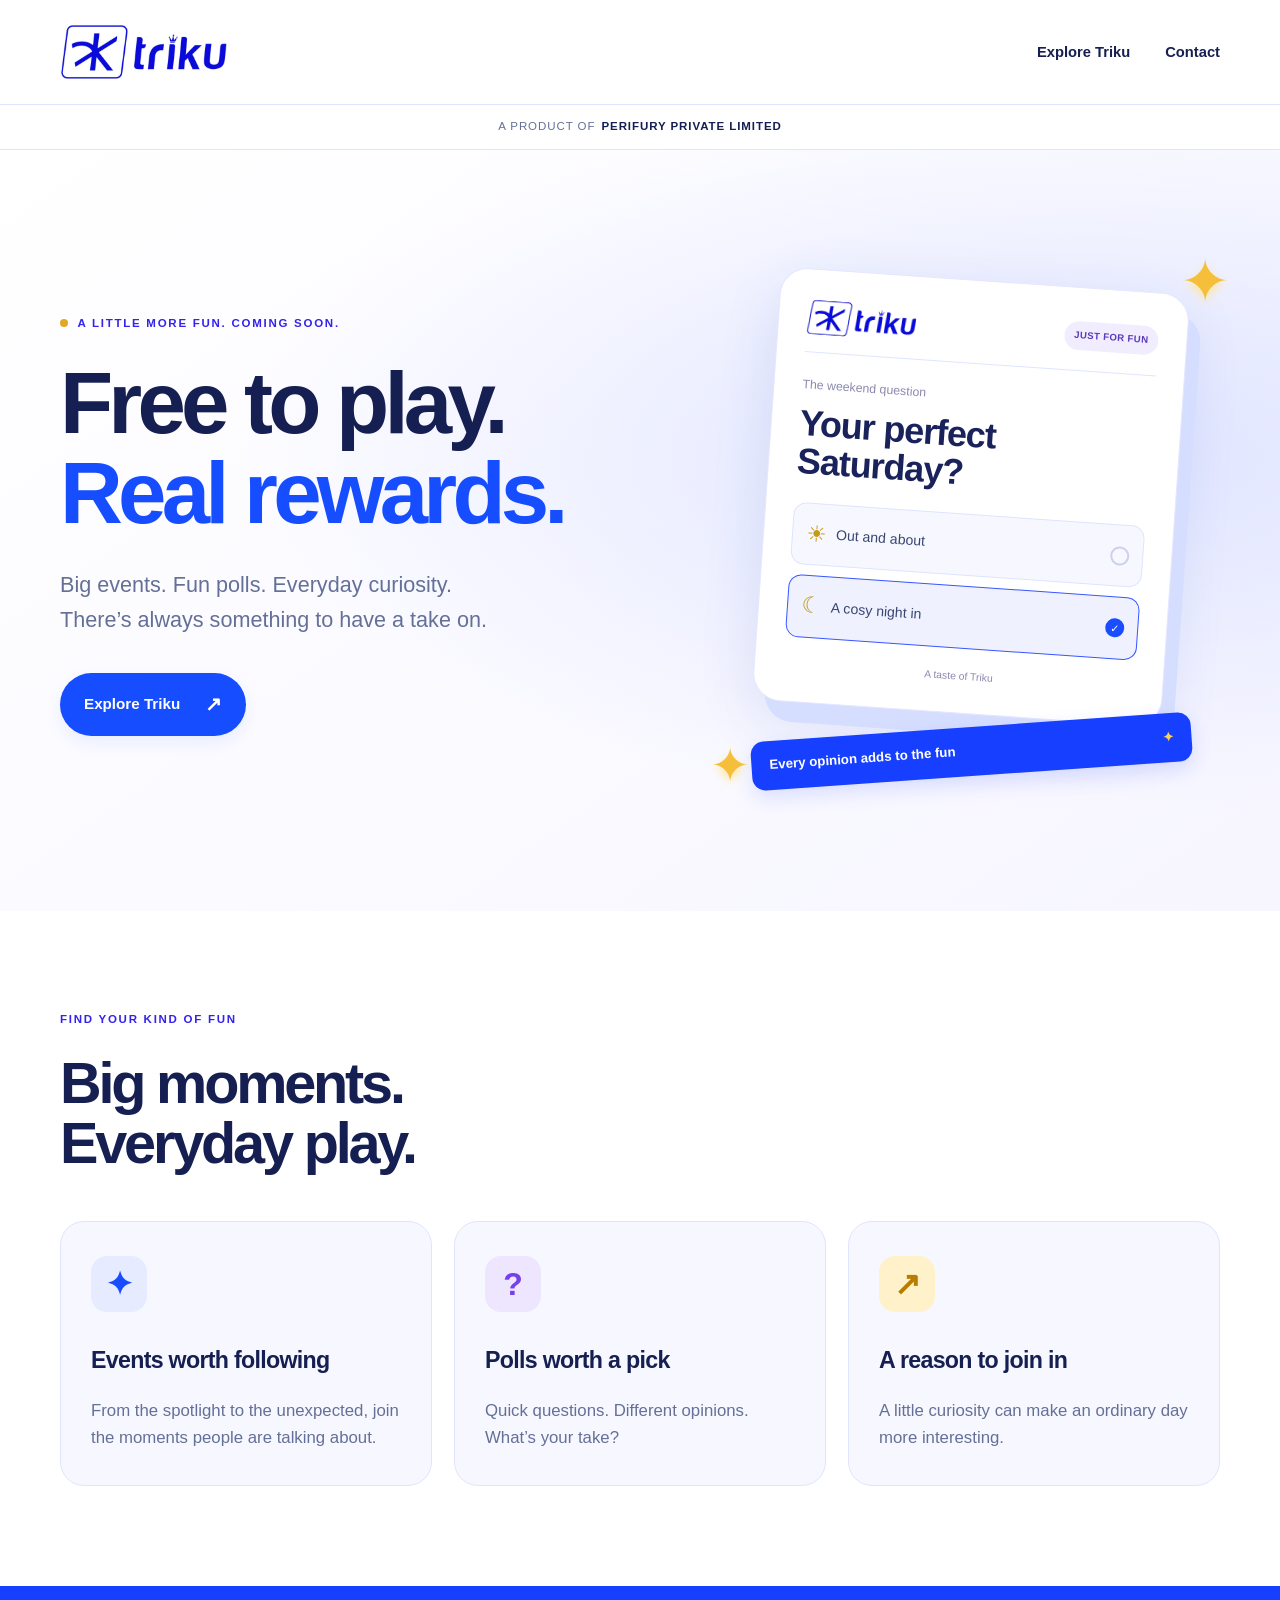
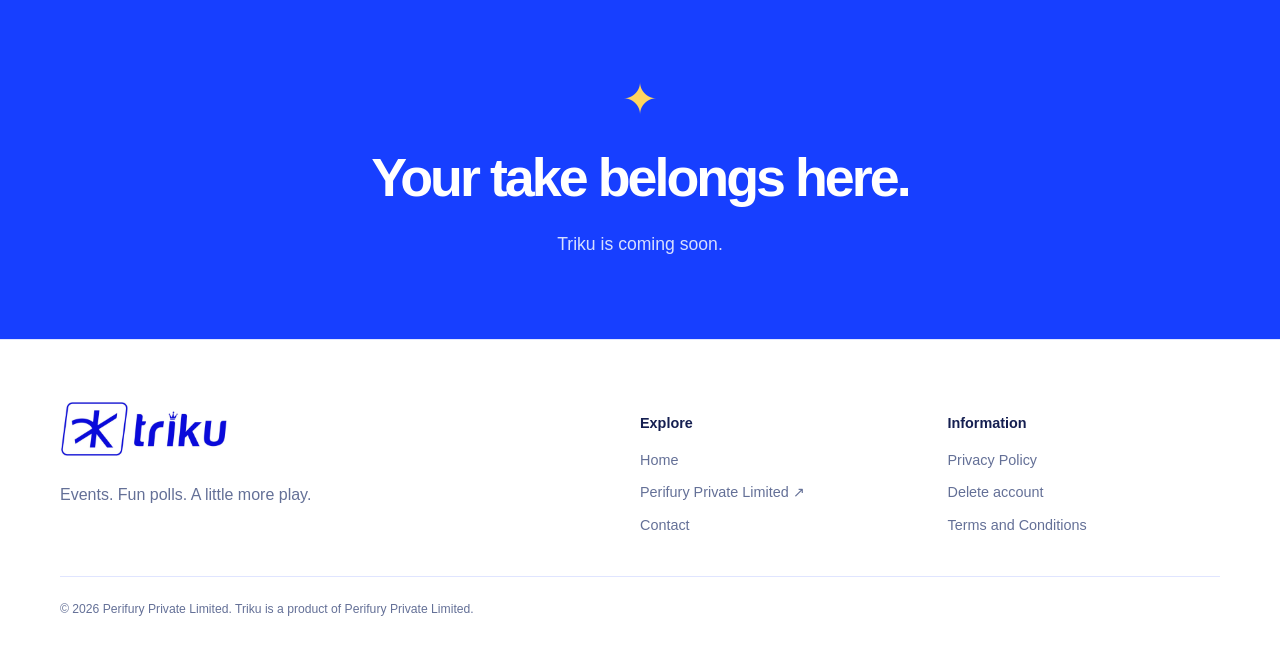
<file: index.html>
<!doctype html><html lang="en"><head><meta charset="utf-8"><meta name="viewport" content="width=device-width,initial-scale=1"><meta name="theme-color" content="#194dff"><meta name="description" content="Explore events, fun polls and playful moments with Triku."><title>Triku — Free to play. Real rewards.</title><link rel="icon" type="image/svg+xml" href="favicon.svg"><link rel="stylesheet" href="styles.css"><link rel="stylesheet" href="attribution.css"></head>
<body class="triku"><a class="skip" href="#main">Skip to content</a><header><div class="wrap header-inner"><a class="brand" href="index.html"><img class="brand-image triku-image " src="assets/triku-logo.svg" alt="Triku" width="190" height="67"></a><nav aria-label="Main navigation"><a href="index.html#explore">Explore Triku</a><a href="contact.html">Contact</a></nav><details class="mobile-nav"><summary>Menu</summary><div><a href="index.html#explore">Explore Triku</a><a href="contact.html">Contact</a></div></details></div></header><div class="product-attribution"><div class="wrap"><span>A product of</span><a href="https://perifury.com/">PeriFury Private Limited</a></div></div><main id="main">
<section class="hero"><div class="wrap hero-grid"><div><p class="eyebrow"><span class="status-dot"></span> A little more fun. Coming soon.</p><h1>Free to play.<br><em>Real rewards.</em></h1><p class="lead">Big events. Fun polls. Everyday curiosity.<br>There’s always something to have a take on.</p><a class="button" href="#explore">Explore Triku <span>↗</span></a></div><div class="play-scene" aria-label="Illustration of a fun poll"><span class="scene-spark spark-one" aria-hidden="true">✦</span><span class="scene-spark spark-two" aria-hidden="true">✦</span><div class="poll-card"><div class="poll-top"><img class="brand-image triku-image " src="assets/triku-logo.svg" alt="Triku" width="190" height="67"><span class="chip">JUST FOR FUN</span></div><p class="poll-caption">The weekend question</p><h3>Your perfect<br>Saturday?</h3><div class="poll-option"><span>☀</span> Out and about <i></i></div><div class="poll-option selected"><span>☾</span> A cosy night in <i>✓</i></div><div class="poll-caption end">A taste of Triku</div></div><span class="scene-tag">Every opinion adds to the fun <b>✦</b></span></div></div></section>
<section class="section" id="explore"><div class="wrap"><p class="eyebrow">Find your kind of fun</p><h2>Big moments.<br>Everyday play.</h2><div class="feature-grid"><article class="feature"><span class="feature-icon blue">✦</span><h3>Events worth following</h3><p>From the spotlight to the unexpected, join the moments people are talking about.</p></article><article class="feature"><span class="feature-icon purple">?</span><h3>Polls worth a pick</h3><p>Quick questions. Different opinions. What’s your take?</p></article><article class="feature"><span class="feature-icon gold">↗</span><h3>A reason to join in</h3><p>A little curiosity can make an ordinary day more interesting.</p></article></div></div></section>
<section class="closing-band"><div class="wrap"><span aria-hidden="true">✦</span><h2>Your take belongs here.</h2><p>Triku is coming soon.</p></div></section></main>
<footer><div class="wrap"><div class="footer-grid"><div><a class="brand" href="index.html"><img class="brand-image triku-image " src="assets/triku-logo.svg" alt="Triku" width="190" height="67"></a><p>Events. Fun polls. A little more play.</p></div><div class="footer-links"><strong>Explore</strong><a href="index.html">Home</a><a href="https://perifury.com/">Perifury Private Limited ↗</a><a href="contact.html">Contact</a></div><div class="footer-links"><strong>Information</strong><a href="privacy.html">Privacy Policy</a><a href="/delete-account/">Delete account</a><a href="terms-and-conditions.html">Terms and Conditions</a></div></div><div class="fineprint">© 2026 Perifury Private Limited. Triku is a product of Perifury Private Limited.</div></div></footer></body></html>
</file>
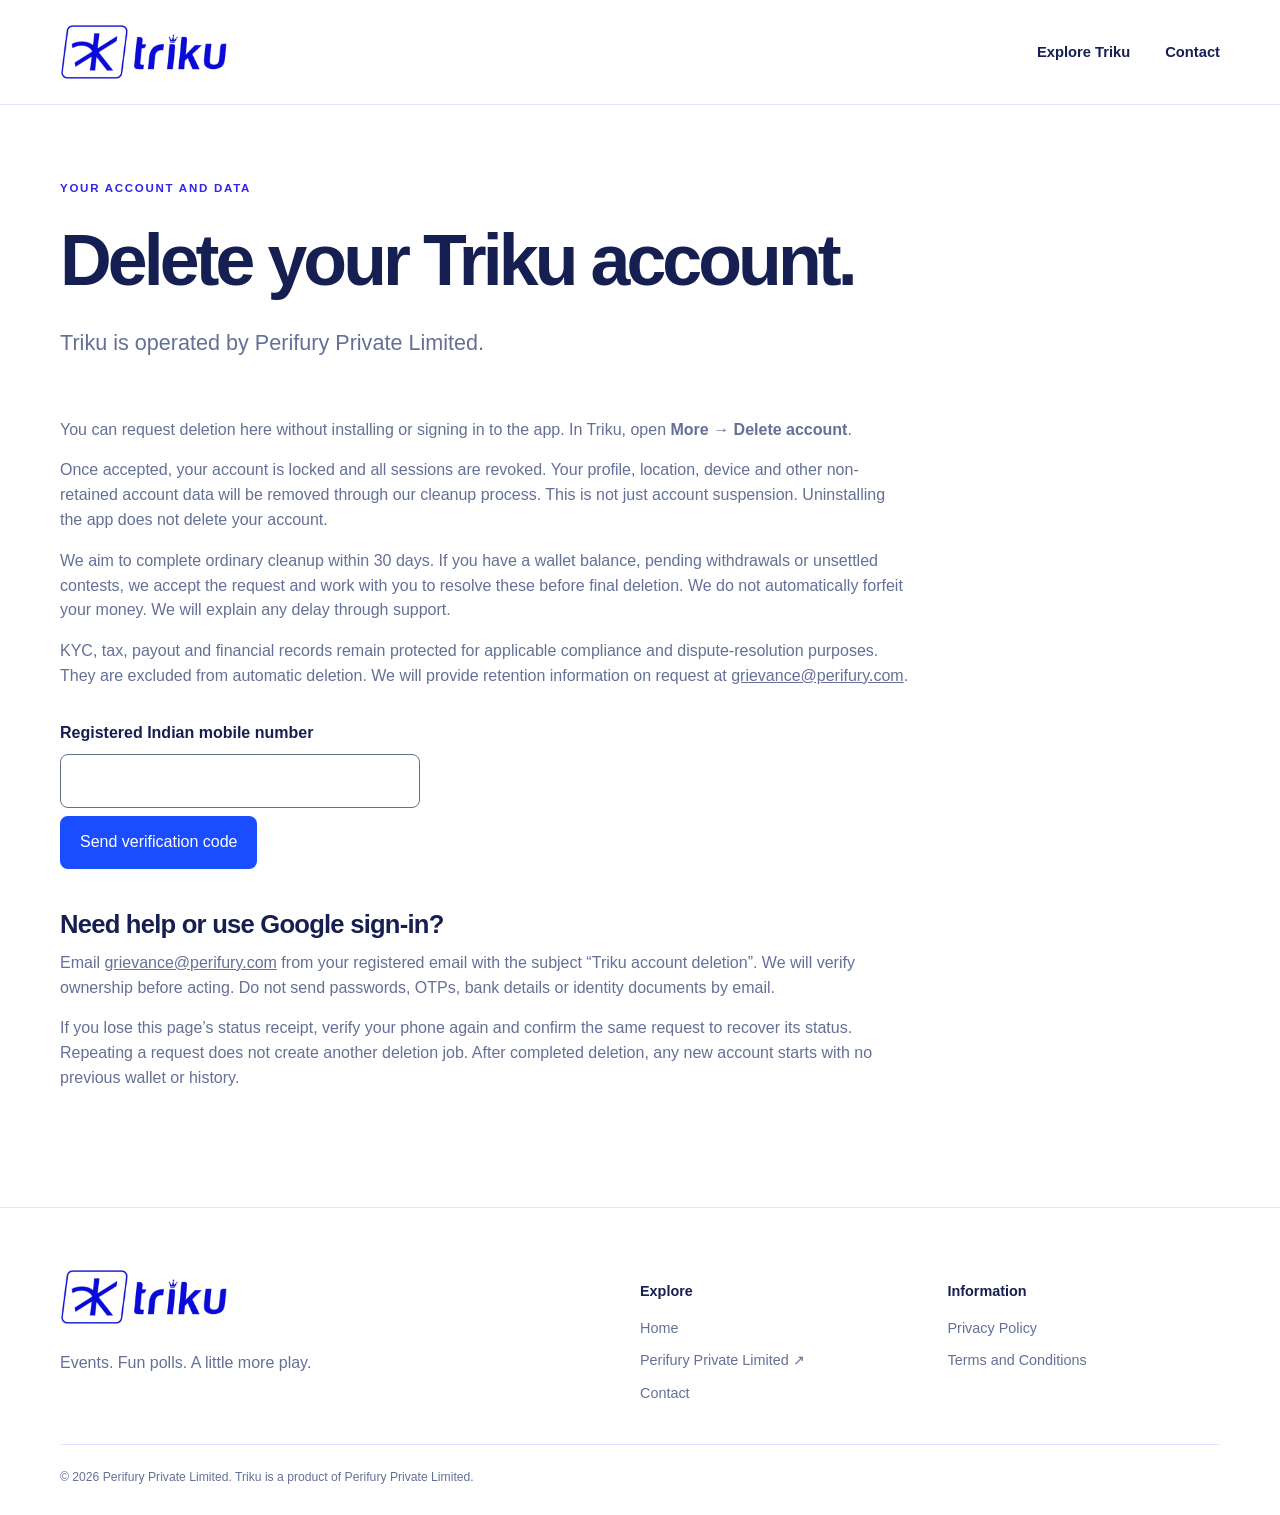
<file: delete-account/index.html>
<!doctype html><html lang="en"><head><meta charset="utf-8"><meta name="viewport" content="width=device-width,initial-scale=1"><meta name="theme-color" content="#194dff"><meta name="description" content="Company information and office address for Triku."><title>Delete account — Triku</title><link rel="icon" type="image/svg+xml" href="/favicon.svg"><link rel="stylesheet" href="/styles.css"><meta name="referrer" content="no-referrer"><link rel="stylesheet" href="/delete-account/deletion.css"><script src="/delete-account/delete-account.js" defer></script></head>
<body class="triku" data-api="https://api.triku.in"><a class="skip" href="#main">Skip to content</a><header><div class="wrap header-inner"><a class="brand" href="/index.html"><img class="brand-image triku-image " src="/assets/triku-logo.svg" alt="Triku" width="190" height="67"></a><nav aria-label="Main navigation"><a href="/index.html#explore">Explore Triku</a><a href="/contact.html">Contact</a></nav><details class="mobile-nav"><summary>Menu</summary><div><a href="/index.html#explore">Explore Triku</a><a href="/contact.html">Contact</a></div></details></div></header><main id="main"><section class="page-top wrap"><p class="eyebrow">Your account and data</p><h1>Delete your Triku account.</h1><p class="lead">Triku is operated by Perifury Private Limited.</p></section><article class="wrap legal">
<p>You can request deletion here without installing or signing in to the app. In Triku, open <strong>More → Delete account</strong>.</p>
<p>Once accepted, your account is locked and all sessions are revoked. Your profile, location, device and other non-retained account data will be removed through our cleanup process. This is not just account suspension. Uninstalling the app does not delete your account.</p>
<p>We aim to complete ordinary cleanup within 30 days. If you have a wallet balance, pending withdrawals or unsettled contests, we accept the request and work with you to resolve these before final deletion. We do not automatically forfeit your money. We will explain any delay through support.</p>
<p>KYC, tax, payout and financial records remain protected for applicable compliance and dispute-resolution purposes. They are excluded from automatic deletion. We will provide retention information on request at <a href="mailto:grievance@perifury.com">grievance@perifury.com</a>.</p>
<form id="deletion-form" class="deletion-form">
<div><label for="phone">Registered Indian mobile number</label><input id="phone" type="tel" autocomplete="tel" inputmode="tel" pattern="[+0-9 ()-]{10,16}" maxlength="16" required><button id="send" type="button">Send verification code</button></div>
<div id="verification" hidden><p id="sent-message"></p><label for="otp">6-digit code</label><input id="otp" inputmode="numeric" autocomplete="one-time-code" pattern="[0-9]{6}" maxlength="6" required><button id="verify" type="button">Verify code</button></div>
<div id="confirmation" hidden><label><input type="checkbox" id="consent"> I understand that access will be locked immediately and request deletion of my account and associated data, subject to the retained records described above.</label><button id="confirm" type="submit" class="danger">Confirm deletion request</button></div>
</form>
<p id="message" role="status" aria-live="polite"></p>
<section id="status-panel" class="deletion-status" hidden><h2>Your deletion request</h2><p>Request number: <strong id="request-id"></strong></p><p id="request-status"></p><button id="refresh" type="button">Refresh status</button><button id="recover" type="button">Verify phone again</button></section>
<h2>Need help or use Google sign-in?</h2><p>Email <a href="mailto:grievance@perifury.com">grievance@perifury.com</a> from your registered email with the subject “Triku account deletion”. We will verify ownership before acting. Do not send passwords, OTPs, bank details or identity documents by email.</p>
<p>If you lose this page’s status receipt, verify your phone again and confirm the same request to recover its status. Repeating a request does not create another deletion job. After completed deletion, any new account starts with no previous wallet or history.</p></article></main><footer><div class="wrap"><div class="footer-grid"><div><a class="brand" href="/index.html"><img class="brand-image triku-image " src="/assets/triku-logo.svg" alt="Triku" width="190" height="67"></a><p>Events. Fun polls. A little more play.</p></div><div class="footer-links"><strong>Explore</strong><a href="/index.html">Home</a><a href="https://perifury.com/">Perifury Private Limited ↗</a><a href="/contact.html">Contact</a></div><div class="footer-links"><strong>Information</strong><a href="/privacy.html">Privacy Policy</a><a href="/terms-and-conditions.html">Terms and Conditions</a></div></div><div class="fineprint">© 2026 Perifury Private Limited. Triku is a product of Perifury Private Limited.</div></div></footer></body></html>
</file>
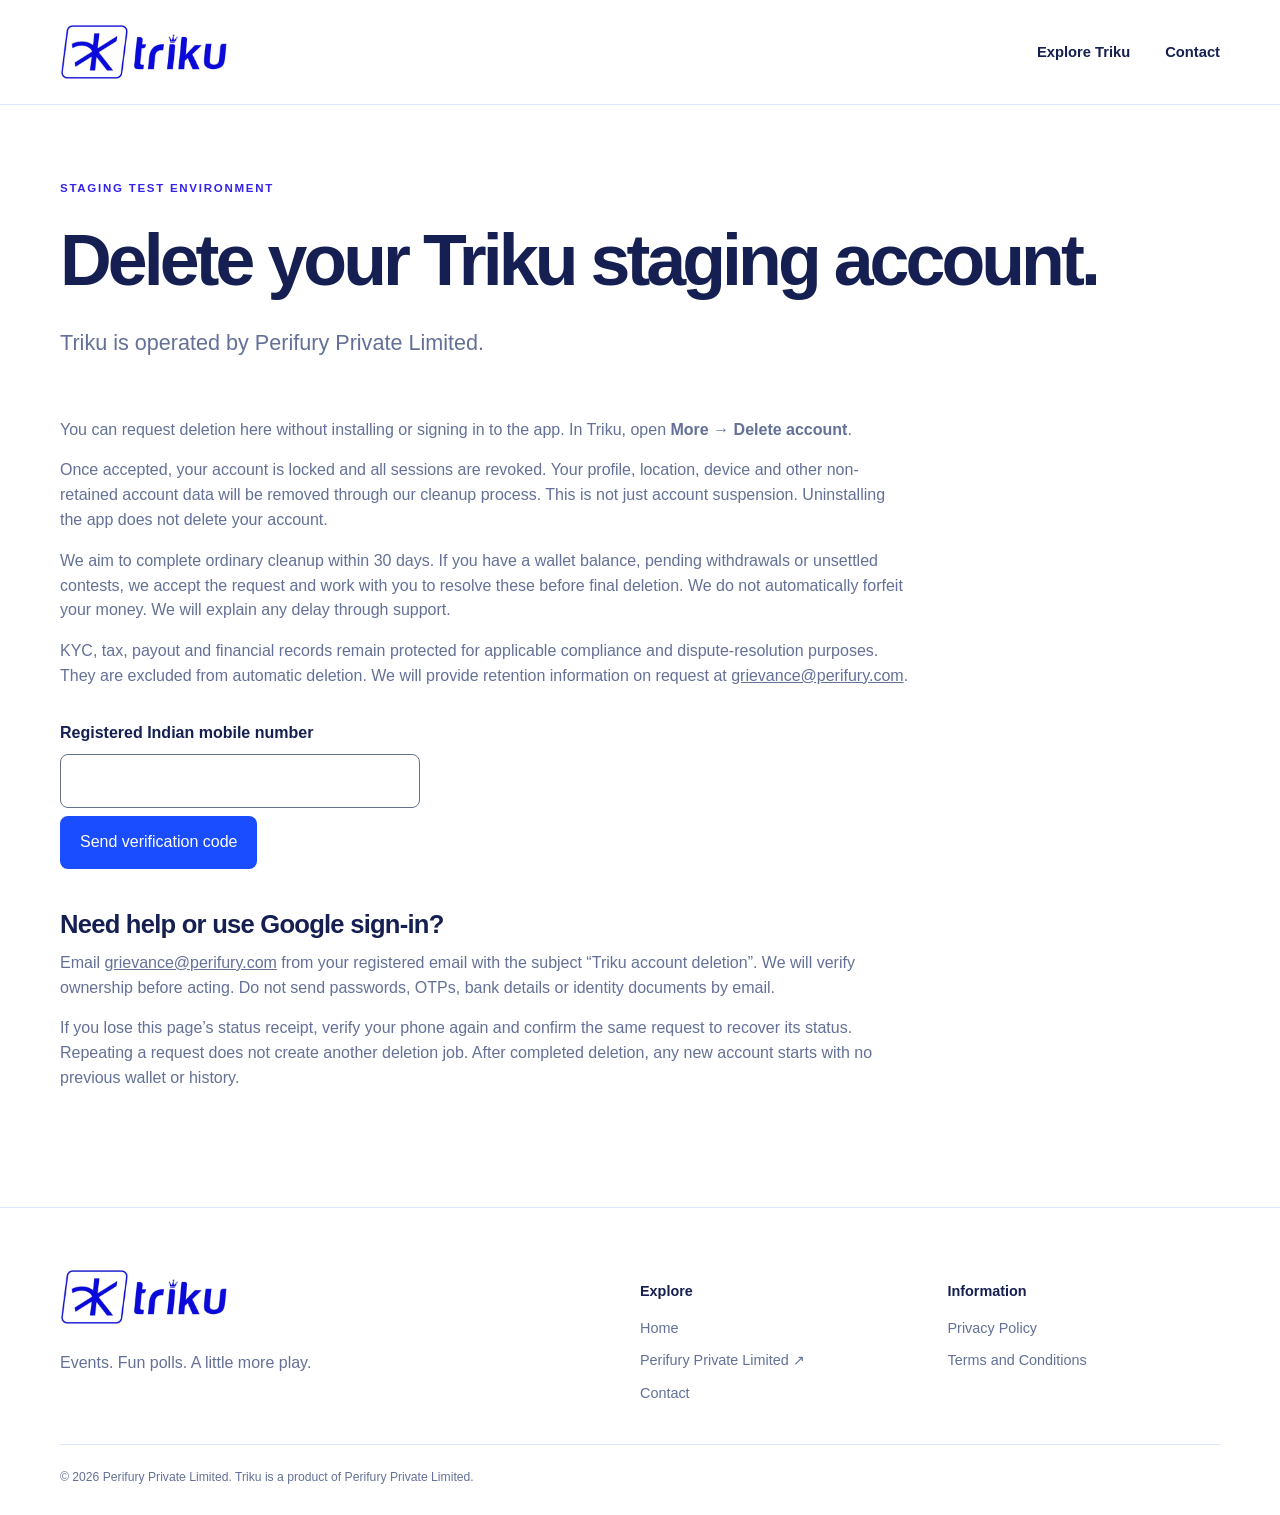
<file: delete-account/staging/index.html>
<!doctype html><html lang="en"><head><meta charset="utf-8"><meta name="viewport" content="width=device-width,initial-scale=1"><meta name="theme-color" content="#194dff"><meta name="description" content="Company information and office address for Triku."><title>Delete account — Triku</title><link rel="icon" type="image/svg+xml" href="/favicon.svg"><link rel="stylesheet" href="/styles.css"><meta name="referrer" content="no-referrer"><link rel="stylesheet" href="/delete-account/deletion.css"><script src="/delete-account/delete-account.js" defer></script></head>
<body class="triku" data-api="https://api.staging.triku.in"><a class="skip" href="#main">Skip to content</a><header><div class="wrap header-inner"><a class="brand" href="/index.html"><img class="brand-image triku-image " src="/assets/triku-logo.svg" alt="Triku" width="190" height="67"></a><nav aria-label="Main navigation"><a href="/index.html#explore">Explore Triku</a><a href="/contact.html">Contact</a></nav><details class="mobile-nav"><summary>Menu</summary><div><a href="/index.html#explore">Explore Triku</a><a href="/contact.html">Contact</a></div></details></div></header><main id="main"><section class="page-top wrap"><p class="eyebrow">Staging test environment</p><h1>Delete your Triku staging account.</h1><p class="lead">Triku is operated by Perifury Private Limited.</p></section><article class="wrap legal">
<p>You can request deletion here without installing or signing in to the app. In Triku, open <strong>More → Delete account</strong>.</p>
<p>Once accepted, your account is locked and all sessions are revoked. Your profile, location, device and other non-retained account data will be removed through our cleanup process. This is not just account suspension. Uninstalling the app does not delete your account.</p>
<p>We aim to complete ordinary cleanup within 30 days. If you have a wallet balance, pending withdrawals or unsettled contests, we accept the request and work with you to resolve these before final deletion. We do not automatically forfeit your money. We will explain any delay through support.</p>
<p>KYC, tax, payout and financial records remain protected for applicable compliance and dispute-resolution purposes. They are excluded from automatic deletion. We will provide retention information on request at <a href="mailto:grievance@perifury.com">grievance@perifury.com</a>.</p>
<form id="deletion-form" class="deletion-form">
<div><label for="phone">Registered Indian mobile number</label><input id="phone" type="tel" autocomplete="tel" inputmode="tel" pattern="[+0-9 ()-]{10,16}" maxlength="16" required><button id="send" type="button">Send verification code</button></div>
<div id="verification" hidden><p id="sent-message"></p><label for="otp">6-digit code</label><input id="otp" inputmode="numeric" autocomplete="one-time-code" pattern="[0-9]{6}" maxlength="6" required><button id="verify" type="button">Verify code</button></div>
<div id="confirmation" hidden><label><input type="checkbox" id="consent"> I understand that access will be locked immediately and request deletion of my account and associated data, subject to the retained records described above.</label><button id="confirm" type="submit" class="danger">Confirm deletion request</button></div>
</form>
<p id="message" role="status" aria-live="polite"></p>
<section id="status-panel" class="deletion-status" hidden><h2>Your deletion request</h2><p>Request number: <strong id="request-id"></strong></p><p id="request-status"></p><button id="refresh" type="button">Refresh status</button><button id="recover" type="button">Verify phone again</button></section>
<h2>Need help or use Google sign-in?</h2><p>Email <a href="mailto:grievance@perifury.com">grievance@perifury.com</a> from your registered email with the subject “Triku account deletion”. We will verify ownership before acting. Do not send passwords, OTPs, bank details or identity documents by email.</p>
<p>If you lose this page’s status receipt, verify your phone again and confirm the same request to recover its status. Repeating a request does not create another deletion job. After completed deletion, any new account starts with no previous wallet or history.</p></article></main><footer><div class="wrap"><div class="footer-grid"><div><a class="brand" href="/index.html"><img class="brand-image triku-image " src="/assets/triku-logo.svg" alt="Triku" width="190" height="67"></a><p>Events. Fun polls. A little more play.</p></div><div class="footer-links"><strong>Explore</strong><a href="/index.html">Home</a><a href="https://perifury.com/">Perifury Private Limited ↗</a><a href="/contact.html">Contact</a></div><div class="footer-links"><strong>Information</strong><a href="/privacy.html">Privacy Policy</a><a href="/terms-and-conditions.html">Terms and Conditions</a></div></div><div class="fineprint">© 2026 Perifury Private Limited. Triku is a product of Perifury Private Limited.</div></div></footer></body></html>
</file>
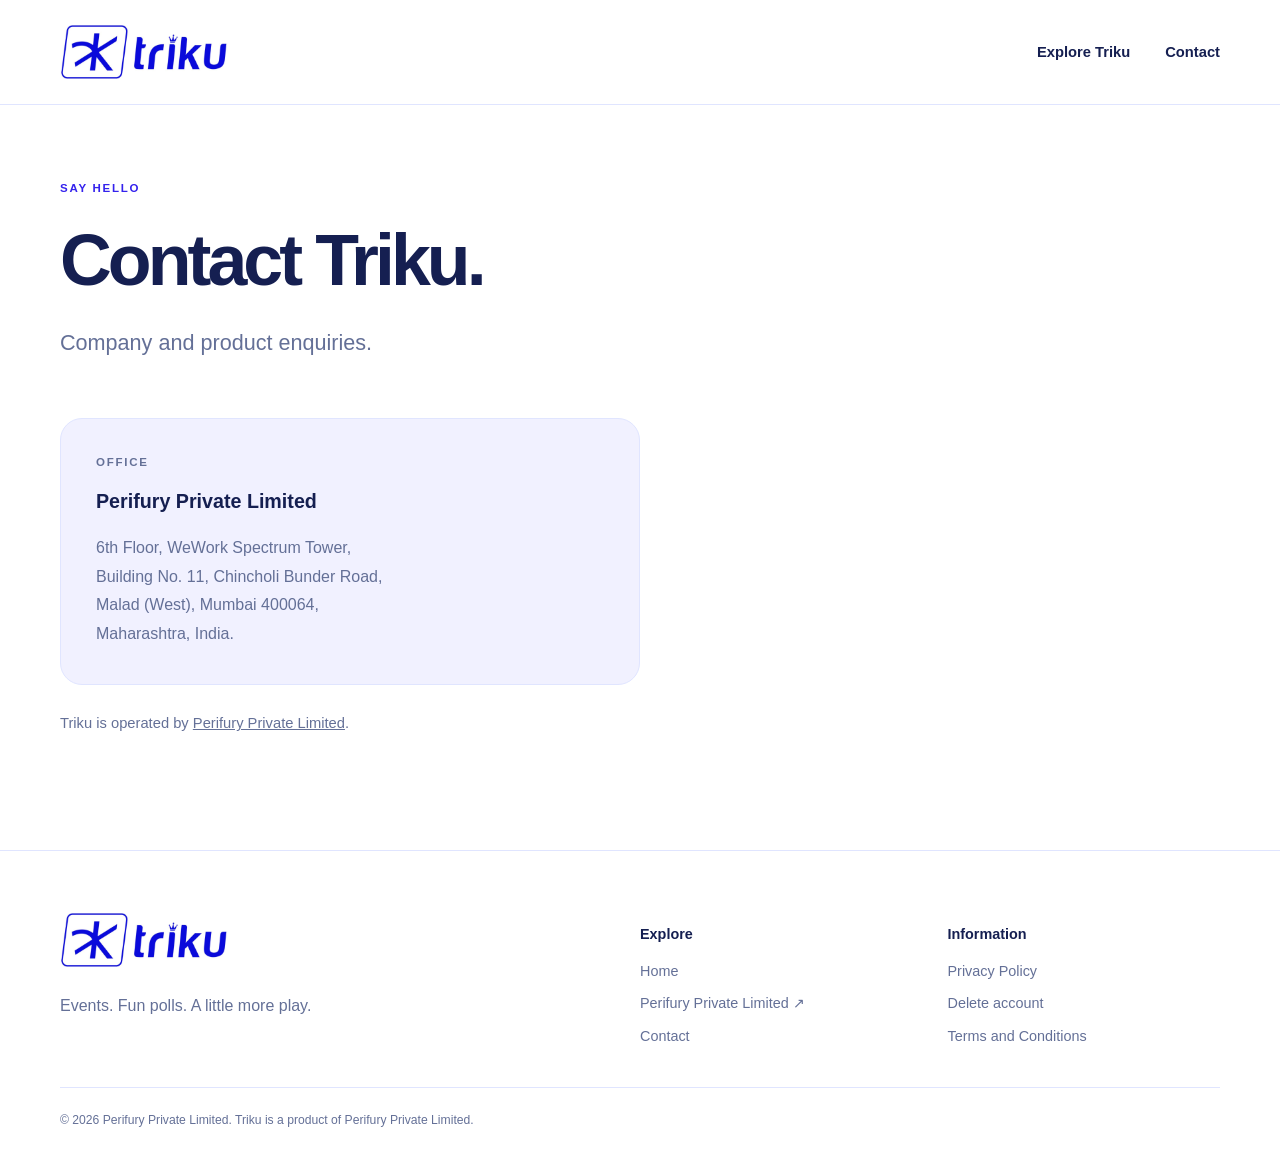
<file: contact.html>
<!doctype html><html lang="en"><head><meta charset="utf-8"><meta name="viewport" content="width=device-width,initial-scale=1"><meta name="theme-color" content="#194dff"><meta name="description" content="Company information and office address for Triku."><title>Contact — Triku</title><link rel="icon" type="image/svg+xml" href="favicon.svg"><link rel="stylesheet" href="styles.css"></head>
<body class="triku"><a class="skip" href="#main">Skip to content</a><header><div class="wrap header-inner"><a class="brand" href="index.html"><img class="brand-image triku-image " src="assets/triku-logo.svg" alt="Triku" width="190" height="67"></a><nav aria-label="Main navigation"><a href="index.html#explore">Explore Triku</a><a href="contact.html">Contact</a></nav><details class="mobile-nav"><summary>Menu</summary><div><a href="index.html#explore">Explore Triku</a><a href="contact.html">Contact</a></div></details></div></header><main id="main"><section class="page-top wrap"><p class="eyebrow">Say hello</p><h1>Contact Triku.</h1><p class="lead">Company and product enquiries.</p></section><div class="wrap legal"><div class="address-card"><p class="eyebrow">Office</p><strong>Perifury Private Limited</strong><address>6th Floor, WeWork Spectrum Tower,<br>Building No. 11, Chincholi Bunder Road,<br>Malad (West), Mumbai 400064,<br>Maharashtra, India.</address></div><p class="operator-note">Triku is operated by <a href="https://perifury.com/">Perifury Private Limited</a>.</p></div></main>
<footer><div class="wrap"><div class="footer-grid"><div><a class="brand" href="index.html"><img class="brand-image triku-image " src="assets/triku-logo.svg" alt="Triku" width="190" height="67"></a><p>Events. Fun polls. A little more play.</p></div><div class="footer-links"><strong>Explore</strong><a href="index.html">Home</a><a href="https://perifury.com/">Perifury Private Limited ↗</a><a href="contact.html">Contact</a></div><div class="footer-links"><strong>Information</strong><a href="privacy.html">Privacy Policy</a><a href="/delete-account/">Delete account</a><a href="terms-and-conditions.html">Terms and Conditions</a></div></div><div class="fineprint">© 2026 Perifury Private Limited. Triku is a product of Perifury Private Limited.</div></div></footer></body></html>
</file>
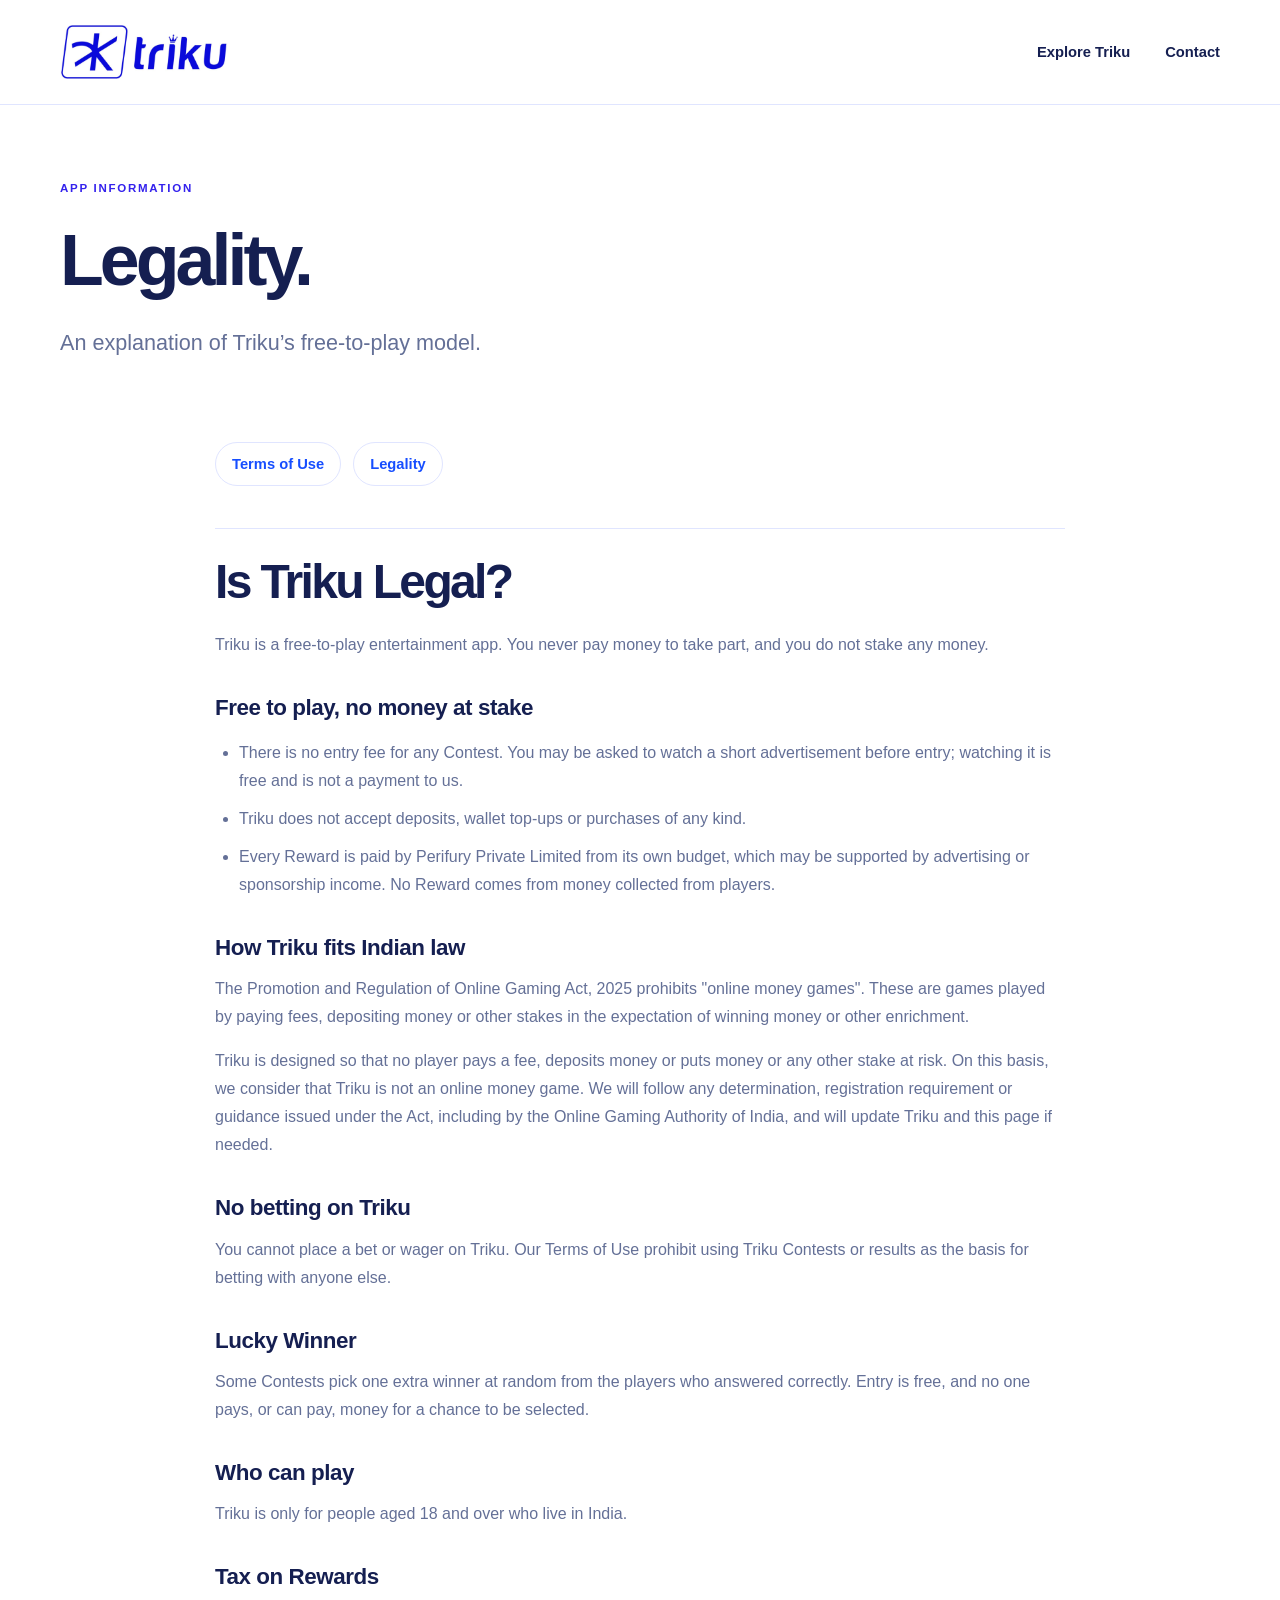
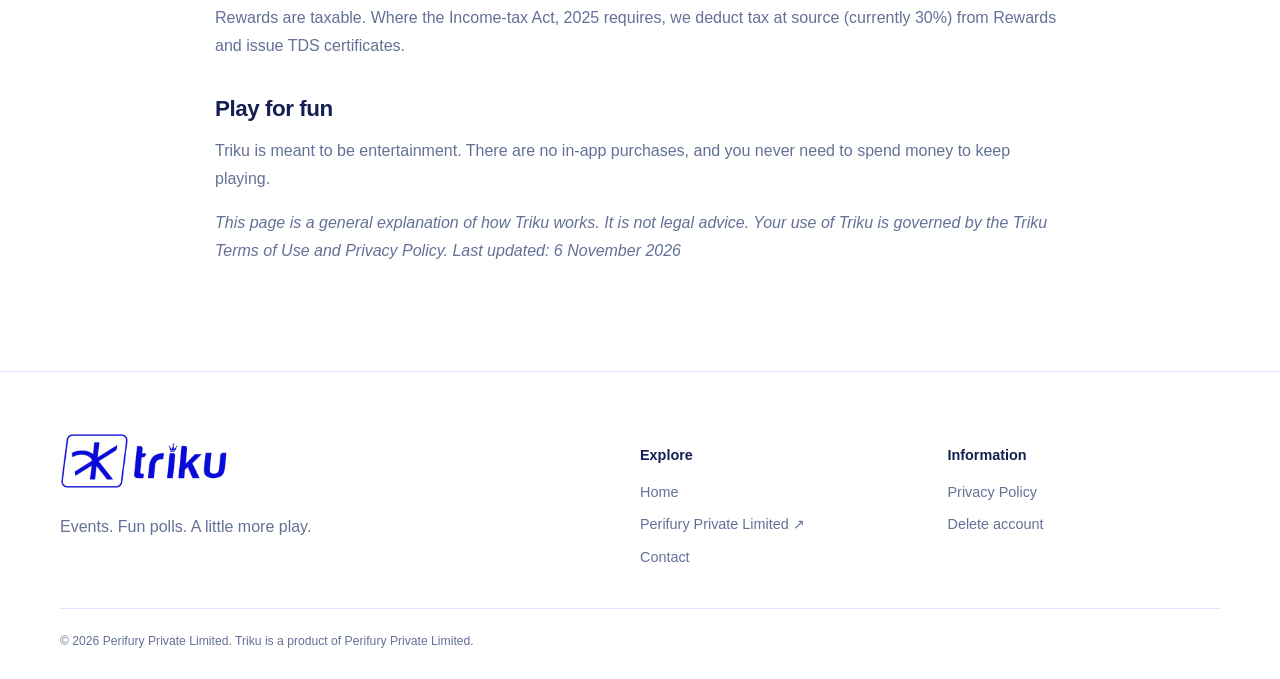
<file: legality.html>
<!doctype html>
<html lang="en">
<head>
<meta charset="utf-8">
<meta name="viewport" content="width=device-width,initial-scale=1">
<meta name="theme-color" content="#194dff">
<meta name="description" content="Triku app Terms of Use and an explanation of its free-to-play model.">
<title>Legality — Triku</title>
<link rel="icon" type="image/svg+xml" href="favicon.svg">
<link rel="stylesheet" href="styles.css">
<style>
.terms-page{max-width:850px;margin:0 auto;padding-bottom:90px}
.terms-page .document-section{margin-top:42px;padding-top:24px;border-top:1px solid var(--line)}
.terms-page h2{font-size:clamp(2rem,4vw,3rem);line-height:1.2;margin:0 0 20px}
.terms-page h3{font-size:1.4rem;line-height:1.35;letter-spacing:-.02em;margin:34px 0 12px}
.terms-page p,.terms-page li{color:var(--muted);line-height:1.75}
.terms-page li{margin-bottom:10px}
.terms-page ul{padding-left:24px}
.terms-page a{color:var(--blue);overflow-wrap:anywhere}
.terms-nav{display:flex;flex-wrap:wrap;gap:12px;margin:24px 0 14px}
.terms-nav a{display:inline-block;text-decoration:none;padding:10px 16px;border:1px solid var(--line);border-radius:999px;font-weight:700}
@media(max-width:700px){.terms-page{padding-bottom:60px}.terms-page h3{font-size:1.2rem}}
</style>
</head>
<body class="triku">
<a class="skip" href="#main">Skip to content</a>
<header><div class="wrap header-inner"><a class="brand" href="index.html"><img class="brand-image triku-image" src="assets/triku-logo.svg" alt="Triku" width="190" height="67"></a><nav aria-label="Main navigation"><a href="index.html#explore">Explore Triku</a><a href="contact.html">Contact</a></nav><details class="mobile-nav"><summary>Menu</summary><div><a href="index.html#explore">Explore Triku</a><a href="contact.html">Contact</a></div></details></div></header>
<main id="main">
<section class="page-top wrap"><p class="eyebrow">App information</p><h1>Legality.</h1><p class="lead">An explanation of Triku’s free-to-play model.</p></section>
<div class="wrap terms-page">
<nav class="terms-nav" aria-label="Legal documents"><a href="terms-of-use.html">Terms of Use</a><a href="legality.html">Legality</a></nav>

<section id="legality" class="document-section" aria-labelledby="legality-heading"><h2 id="legality-heading">Is Triku Legal?</h2>
<p>Triku is a free-to-play entertainment app. You never pay money to take part, and you do not stake any money.</p>
<h3 id="legality-free-to-play-no-money-at-stake">Free to play, no money at stake</h3>
<ul>
<li>There is no entry fee for any Contest. You may be asked to watch a short advertisement before entry; watching it is free and is not a payment to us.</li>
  <li>Triku does not accept deposits, wallet top-ups or purchases of any kind.</li>
    <li>Every Reward is paid by Perifury Private Limited from its own budget, which may be supported by advertising or sponsorship income. No Reward comes from money collected from players.</li>
</ul>
<h3 id="legality-how-triku-fits-indian-law">How Triku fits Indian law</h3>
<p>The Promotion and Regulation of Online Gaming Act, 2025 prohibits "online money games". These are games played by paying fees, depositing money or other stakes in the expectation of winning money or other enrichment.</p>
<p>Triku is designed so that no player pays a fee, deposits money or puts money or any other stake at risk. On this basis, we consider that Triku is not an online money game. We will follow any determination, registration requirement or guidance issued under the Act, including by the Online Gaming Authority of India, and will update Triku and this page if needed.</p>
<h3 id="legality-no-betting-on-triku">No betting on Triku</h3>
<p>You cannot place a bet or wager on Triku. Our Terms of Use prohibit using Triku Contests or results as the basis for betting with anyone else.</p>
<h3 id="legality-lucky-winner">Lucky Winner</h3>
<p>Some Contests pick one extra winner at random from the players who answered correctly. Entry is free, and no one pays, or can pay, money for a chance to be selected.</p>
<h3 id="legality-who-can-play">Who can play</h3>
<p>Triku is only for people aged 18 and over who live in India.</p>
<h3 id="legality-tax-on-rewards">Tax on Rewards</h3>
<p>Rewards are taxable. Where the Income-tax Act, 2025 requires, we deduct tax at source (currently 30%) from Rewards and issue TDS certificates.</p>
<h3 id="legality-play-for-fun">Play for fun</h3>
<p>Triku is meant to be entertainment. There are no in-app purchases, and you never need to spend money to keep playing.</p>
<p><i>This page is a general explanation of how Triku works. It is not legal advice. Your use of Triku is governed by the Triku Terms of Use and Privacy Policy. Last updated: 6 November 2026</i></p>
</section>
</div>
</main>
<footer><div class="wrap"><div class="footer-grid"><div><a class="brand" href="index.html"><img class="brand-image triku-image" src="assets/triku-logo.svg" alt="Triku" width="190" height="67"></a><p>Events. Fun polls. A little more play.</p></div><div class="footer-links"><strong>Explore</strong><a href="index.html">Home</a><a href="https://perifury.com/">Perifury Private Limited ↗</a><a href="contact.html">Contact</a></div><div class="footer-links"><strong>Information</strong><a href="privacy.html">Privacy Policy</a><a href="/delete-account/">Delete account</a></div></div><div class="fineprint">© 2026 Perifury Private Limited. Triku is a product of Perifury Private Limited.</div></div></footer>
</body></html>
</file>
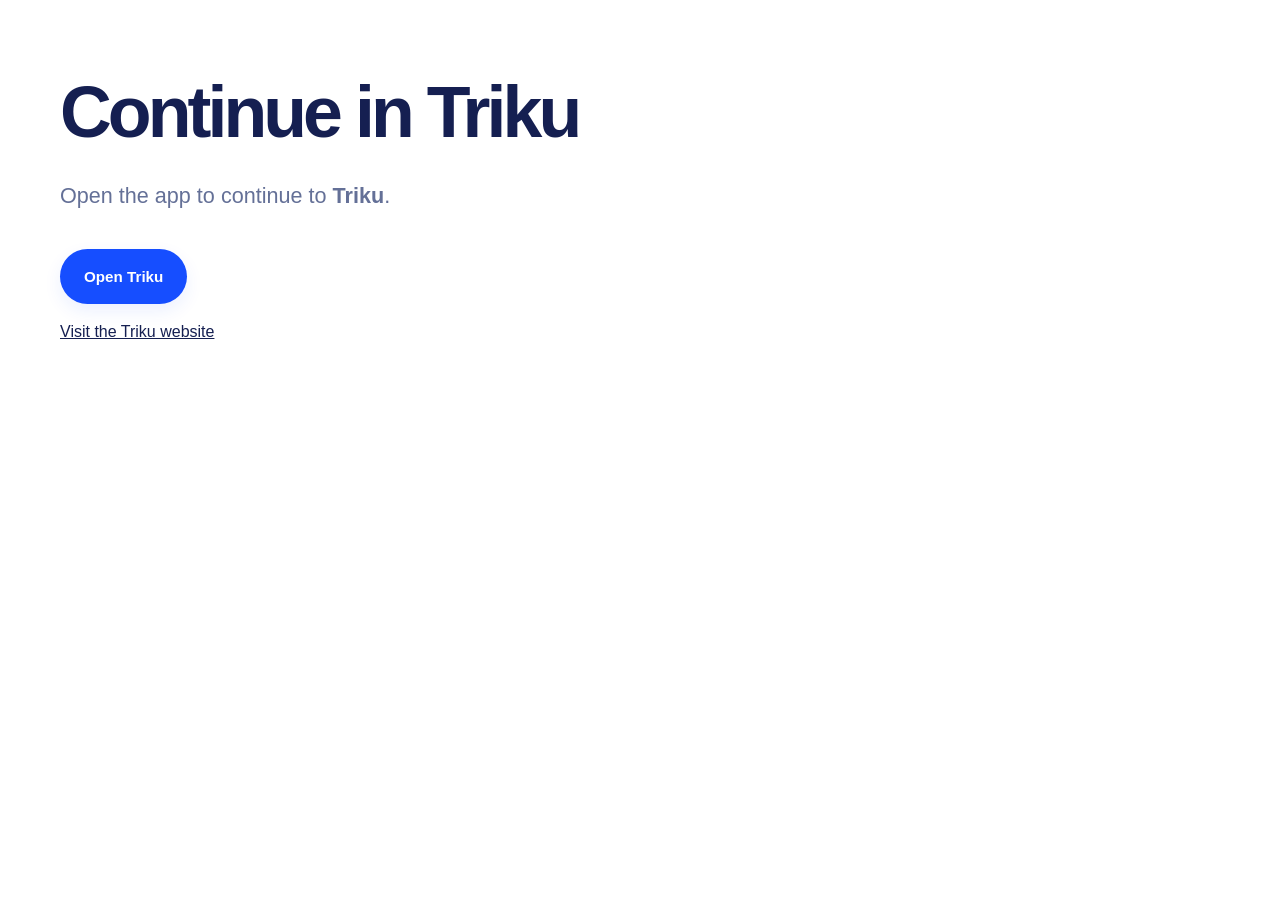
<file: open-app.html>
<!doctype html>
<html lang="en">
<head>
  <meta charset="utf-8">
  <meta name="viewport" content="width=device-width,initial-scale=1">
  <title>Open in Triku</title>
  <link rel="stylesheet" href="/styles.css">
  <script src="/open-app.js" defer></script>
</head>
<body class="triku">
  <main class="wrap page-top">
    <h1>Continue in Triku</h1>
    <p class="lead">Open the app to continue to <strong data-destination>Triku</strong>.</p>
    <p><a class="button" data-open-app href="triku://">Open Triku</a></p>
    <p><a href="/">Visit the Triku website</a></p>
  </main>
</body>
</html>
</file>
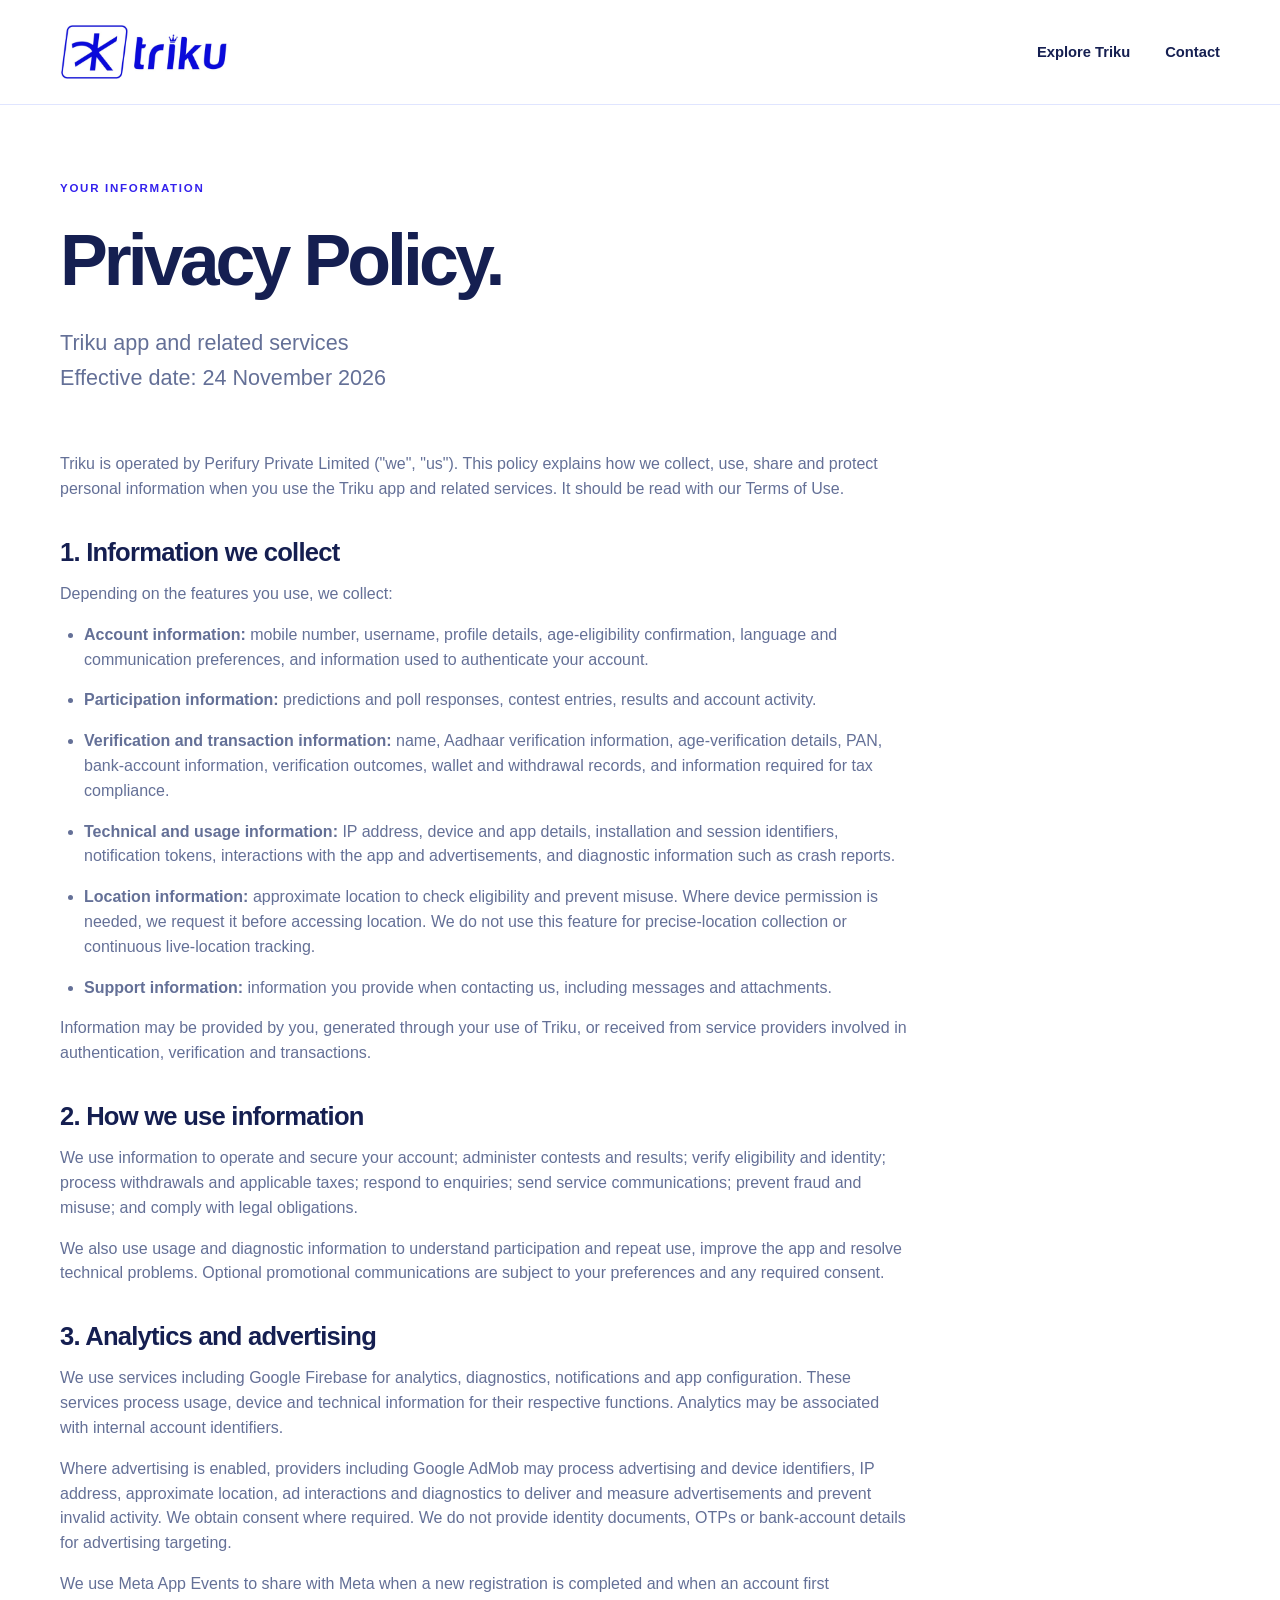
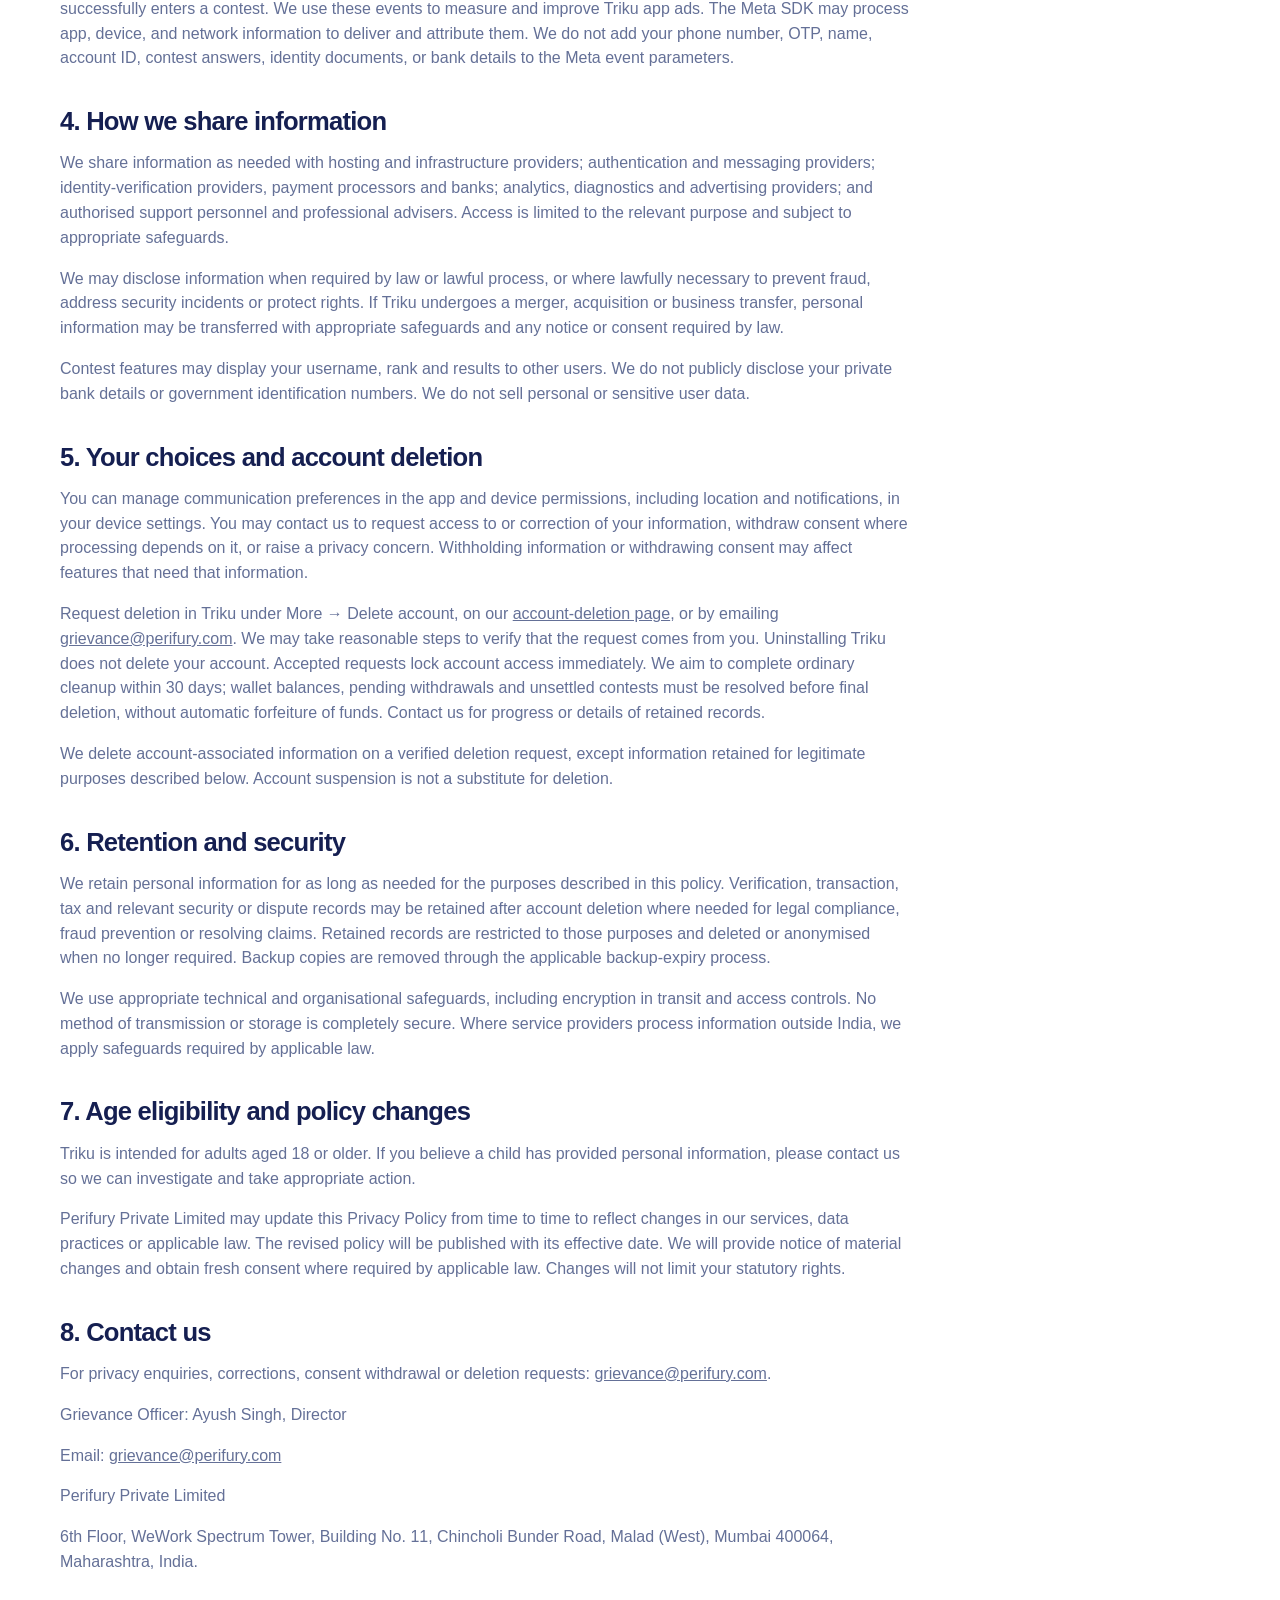
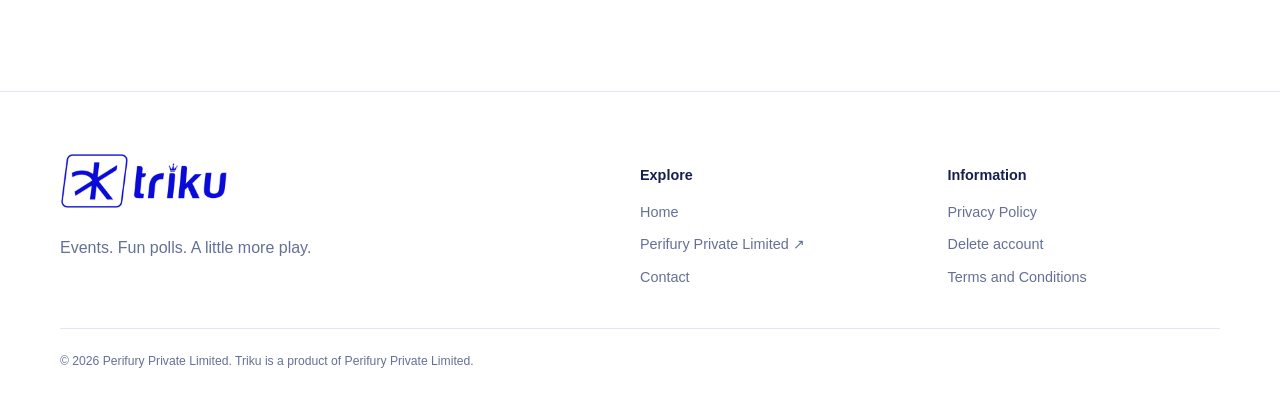
<file: privacy.html>
<!doctype html><html lang="en"><head><meta charset="utf-8"><meta name="viewport" content="width=device-width,initial-scale=1"><meta name="theme-color" content="#194dff"><meta name="description" content="How Triku collects, uses, shares and protects personal information, including your privacy choices and account deletion."><title>Privacy Policy — Triku</title><link rel="icon" type="image/svg+xml" href="favicon.svg"><link rel="stylesheet" href="styles.css"><link rel="canonical" href="https://triku.in/privacy.html"><style>.privacy-policy li{color:var(--muted);margin-bottom:16px}.privacy-policy ul{padding-left:24px}.privacy-policy a{overflow-wrap:anywhere}.privacy-policy h2{line-height:1.3}</style></head>
<body class="triku"><a class="skip" href="#main">Skip to content</a><header><div class="wrap header-inner"><a class="brand" href="index.html"><img class="brand-image triku-image " src="assets/triku-logo.svg" alt="Triku" width="190" height="67"></a><nav aria-label="Main navigation"><a href="index.html#explore">Explore Triku</a><a href="contact.html">Contact</a></nav><details class="mobile-nav"><summary>Menu</summary><div><a href="index.html#explore">Explore Triku</a><a href="contact.html">Contact</a></div></details></div></header><main id="main">
<section class="page-top wrap"><p class="eyebrow">Your information</p><h1>Privacy Policy.</h1><p class="lead">Triku app and related services<br>Effective date: 24 November 2026</p></section>
<article class="wrap legal privacy-policy" aria-label="Triku Privacy Policy">
<p>Triku is operated by Perifury Private Limited ("we", "us"). This policy explains how we collect, use, share and protect personal information when you use the Triku app and related services. It should be read with our Terms of Use.</p>
<h2 id="section-1">1. Information we collect</h2>
<p>Depending on the features you use, we collect:</p>
<ul>
<li><strong>Account information:</strong> mobile number, username, profile details, age-eligibility confirmation, language and communication preferences, and information used to authenticate your account.</li>
<li><strong>Participation information:</strong> predictions and poll responses, contest entries, results and account activity.</li>
<li><strong>Verification and transaction information:</strong> name, Aadhaar verification information, age-verification details, PAN, bank-account information, verification outcomes, wallet and withdrawal records, and information required for tax compliance.</li>
<li><strong>Technical and usage information:</strong> IP address, device and app details, installation and session identifiers, notification tokens, interactions with the app and advertisements, and diagnostic information such as crash reports.</li>
<li><strong>Location information:</strong> approximate location to check eligibility and prevent misuse. Where device permission is needed, we request it before accessing location. We do not use this feature for precise-location collection or continuous live-location tracking.</li>
<li><strong>Support information:</strong> information you provide when contacting us, including messages and attachments.</li>
</ul>
<p>Information may be provided by you, generated through your use of Triku, or received from service providers involved in authentication, verification and transactions.</p>
<h2 id="section-2">2. How we use information</h2>
<p>We use information to operate and secure your account; administer contests and results; verify eligibility and identity; process withdrawals and applicable taxes; respond to enquiries; send service communications; prevent fraud and misuse; and comply with legal obligations.</p>
<p>We also use usage and diagnostic information to understand participation and repeat use, improve the app and resolve technical problems. Optional promotional communications are subject to your preferences and any required consent.</p>
<h2 id="section-3">3. Analytics and advertising</h2>
<p>We use services including Google Firebase for analytics, diagnostics, notifications and app configuration. These services process usage, device and technical information for their respective functions. Analytics may be associated with internal account identifiers.</p>
<p>Where advertising is enabled, providers including Google AdMob may process advertising and device identifiers, IP address, approximate location, ad interactions and diagnostics to deliver and measure advertisements and prevent invalid activity. We obtain consent where required. We do not provide identity documents, OTPs or bank-account details for advertising targeting.</p>
<p>We use Meta App Events to share with Meta when a new registration is completed and when an account first successfully enters a contest. We use these events to measure and improve Triku app ads. The Meta SDK may process app, device, and network information to deliver and attribute them. We do not add your phone number, OTP, name, account ID, contest answers, identity documents, or bank details to the Meta event parameters.</p>
<h2 id="section-4">4. How we share information</h2>
<p>We share information as needed with hosting and infrastructure providers; authentication and messaging providers; identity-verification providers, payment processors and banks; analytics, diagnostics and advertising providers; and authorised support personnel and professional advisers. Access is limited to the relevant purpose and subject to appropriate safeguards.</p>
<p>We may disclose information when required by law or lawful process, or where lawfully necessary to prevent fraud, address security incidents or protect rights. If Triku undergoes a merger, acquisition or business transfer, personal information may be transferred with appropriate safeguards and any notice or consent required by law.</p>
<p>Contest features may display your username, rank and results to other users. We do not publicly disclose your private bank details or government identification numbers. We do not sell personal or sensitive user data.</p>
<h2 id="section-5">5. Your choices and account deletion</h2>
<p>You can manage communication preferences in the app and device permissions, including location and notifications, in your device settings. You may contact us to request access to or correction of your information, withdraw consent where processing depends on it, or raise a privacy concern. Withholding information or withdrawing consent may affect features that need that information.</p>
<p>Request deletion in Triku under More → Delete account, on our <a href="/delete-account/">account-deletion page</a>, or by emailing <a href="mailto:grievance@perifury.com">grievance@perifury.com</a>. We may take reasonable steps to verify that the request comes from you. Uninstalling Triku does not delete your account. Accepted requests lock account access immediately. We aim to complete ordinary cleanup within 30 days; wallet balances, pending withdrawals and unsettled contests must be resolved before final deletion, without automatic forfeiture of funds. Contact us for progress or details of retained records.</p>
<p>We delete account-associated information on a verified deletion request, except information retained for legitimate purposes described below. Account suspension is not a substitute for deletion.</p>
<h2 id="section-6">6. Retention and security</h2>
<p>We retain personal information for as long as needed for the purposes described in this policy. Verification, transaction, tax and relevant security or dispute records may be retained after account deletion where needed for legal compliance, fraud prevention or resolving claims. Retained records are restricted to those purposes and deleted or anonymised when no longer required. Backup copies are removed through the applicable backup-expiry process.</p>
<p>We use appropriate technical and organisational safeguards, including encryption in transit and access controls. No method of transmission or storage is completely secure. Where service providers process information outside India, we apply safeguards required by applicable law.</p>
<h2 id="section-7">7. Age eligibility and policy changes</h2>
<p>Triku is intended for adults aged 18 or older. If you believe a child has provided personal information, please contact us so we can investigate and take appropriate action.</p>
<p>Perifury Private Limited may update this Privacy Policy from time to time to reflect changes in our services, data practices or applicable law. The revised policy will be published with its effective date. We will provide notice of material changes and obtain fresh consent where required by applicable law. Changes will not limit your statutory rights.</p>
<h2 id="section-8">8. Contact us</h2>
<p>For privacy enquiries, corrections, consent withdrawal or deletion requests: <a href="mailto:grievance@perifury.com">grievance@perifury.com</a>.</p>
<p>Grievance Officer: Ayush Singh, Director</p>
<p>Email: <a href="mailto:grievance@perifury.com">grievance@perifury.com</a></p>
<p>Perifury Private Limited</p>
<p>6th Floor, WeWork Spectrum Tower, Building No. 11, Chincholi Bunder Road, Malad (West), Mumbai 400064, Maharashtra, India.</p>
</article></main>
<footer><div class="wrap"><div class="footer-grid"><div><a class="brand" href="index.html"><img class="brand-image triku-image " src="assets/triku-logo.svg" alt="Triku" width="190" height="67"></a><p>Events. Fun polls. A little more play.</p></div><div class="footer-links"><strong>Explore</strong><a href="index.html">Home</a><a href="https://perifury.com/">Perifury Private Limited ↗</a><a href="contact.html">Contact</a></div><div class="footer-links"><strong>Information</strong><a href="privacy.html">Privacy Policy</a><a href="/delete-account/">Delete account</a><a href="terms-and-conditions.html">Terms and Conditions</a></div></div><div class="fineprint">© 2026 Perifury Private Limited. Triku is a product of Perifury Private Limited.</div></div></footer></body></html>
</file>
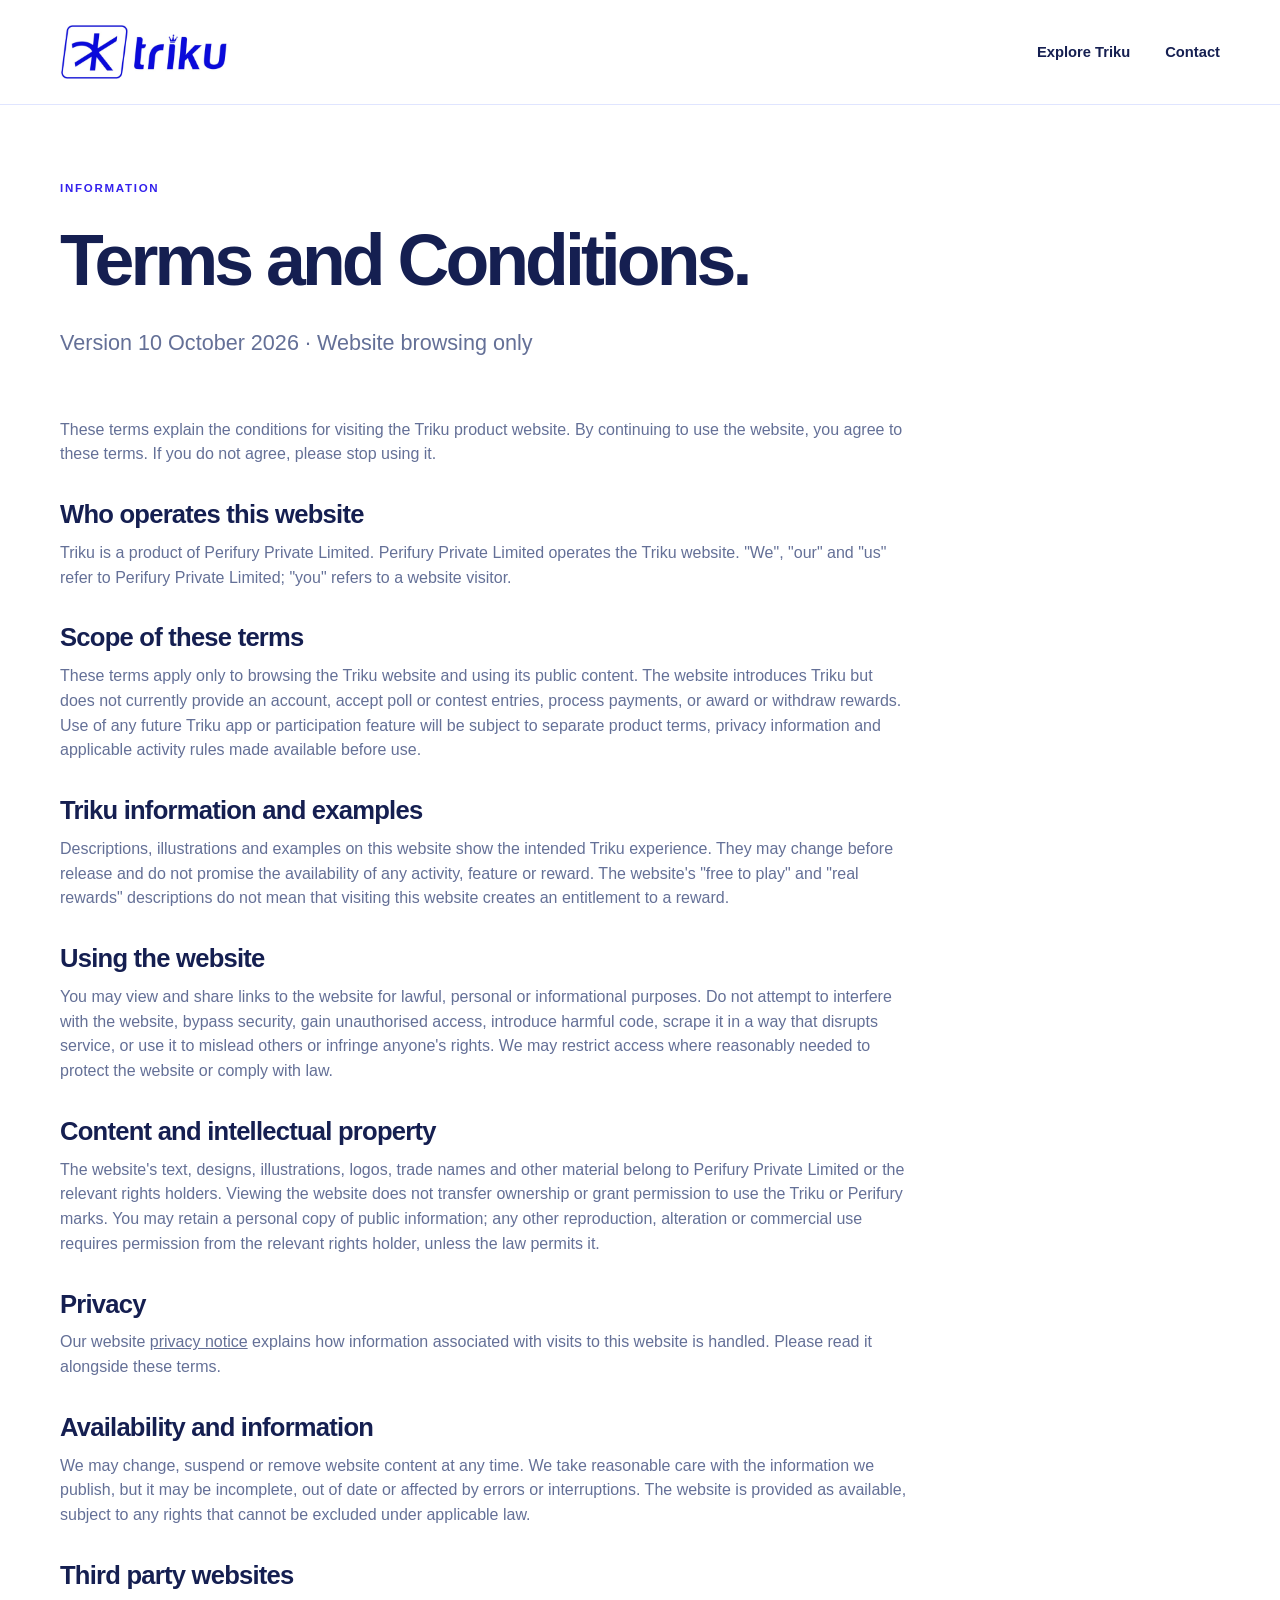
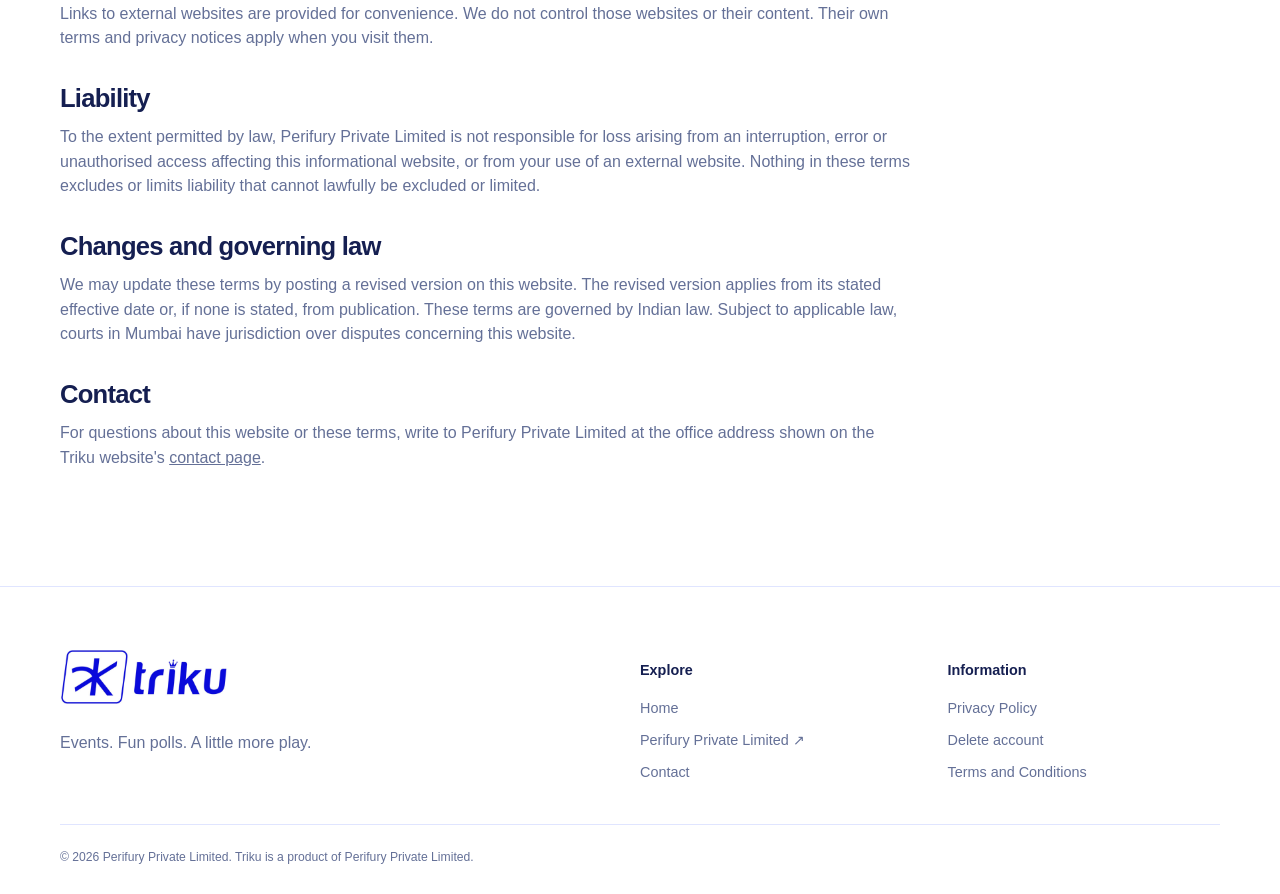
<file: terms-and-conditions.html>
<!doctype html><html lang="en"><head><meta charset="utf-8"><meta name="viewport" content="width=device-width,initial-scale=1"><meta name="theme-color" content="#194dff"><meta name="description" content="Terms and conditions for visiting the Triku website."><title>Terms and Conditions — Triku</title><link rel="icon" type="image/svg+xml" href="favicon.svg"><link rel="stylesheet" href="styles.css"></head>
<body class="triku"><a class="skip" href="#main">Skip to content</a><header><div class="wrap header-inner"><a class="brand" href="index.html"><img class="brand-image triku-image " src="assets/triku-logo.svg" alt="Triku" width="190" height="67"></a><nav aria-label="Main navigation"><a href="index.html#explore">Explore Triku</a><a href="contact.html">Contact</a></nav><details class="mobile-nav"><summary>Menu</summary><div><a href="index.html#explore">Explore Triku</a><a href="contact.html">Contact</a></div></details></div></header><main id="main"><section class="page-top wrap"><p class="eyebrow">Information</p><h1>Terms and Conditions.</h1><p class="lead">Version 10 October 2026 · Website browsing only</p></section><div class="wrap legal"><p>These terms explain the conditions for visiting the Triku product website. By continuing to use the website, you agree to these terms. If you do not agree, please stop using it.</p><h2>Who operates this website</h2><p>Triku is a product of Perifury Private Limited. Perifury Private Limited operates the Triku website. "We", "our" and "us" refer to Perifury Private Limited; "you" refers to a website visitor.</p><h2>Scope of these terms</h2><p>These terms apply only to browsing the Triku website and using its public content. The website introduces Triku but does not currently provide an account, accept poll or contest entries, process payments, or award or withdraw rewards. Use of any future Triku app or participation feature will be subject to separate product terms, privacy information and applicable activity rules made available before use.</p><h2>Triku information and examples</h2><p>Descriptions, illustrations and examples on this website show the intended Triku experience. They may change before release and do not promise the availability of any activity, feature or reward. The website's "free to play" and "real rewards" descriptions do not mean that visiting this website creates an entitlement to a reward.</p><h2>Using the website</h2><p>You may view and share links to the website for lawful, personal or informational purposes. Do not attempt to interfere with the website, bypass security, gain unauthorised access, introduce harmful code, scrape it in a way that disrupts service, or use it to mislead others or infringe anyone's rights. We may restrict access where reasonably needed to protect the website or comply with law.</p><h2>Content and intellectual property</h2><p>The website's text, designs, illustrations, logos, trade names and other material belong to Perifury Private Limited or the relevant rights holders. Viewing the website does not transfer ownership or grant permission to use the Triku or Perifury marks. You may retain a personal copy of public information; any other reproduction, alteration or commercial use requires permission from the relevant rights holder, unless the law permits it.</p><h2>Privacy</h2><p>Our website <a href="privacy.html">privacy notice</a> explains how information associated with visits to this website is handled. Please read it alongside these terms.</p><h2>Availability and information</h2><p>We may change, suspend or remove website content at any time. We take reasonable care with the information we publish, but it may be incomplete, out of date or affected by errors or interruptions. The website is provided as available, subject to any rights that cannot be excluded under applicable law.</p><h2>Third party websites</h2><p>Links to external websites are provided for convenience. We do not control those websites or their content. Their own terms and privacy notices apply when you visit them.</p><h2>Liability</h2><p>To the extent permitted by law, Perifury Private Limited is not responsible for loss arising from an interruption, error or unauthorised access affecting this informational website, or from your use of an external website. Nothing in these terms excludes or limits liability that cannot lawfully be excluded or limited.</p><h2>Changes and governing law</h2><p>We may update these terms by posting a revised version on this website. The revised version applies from its stated effective date or, if none is stated, from publication. These terms are governed by Indian law. Subject to applicable law, courts in Mumbai have jurisdiction over disputes concerning this website.</p><h2>Contact</h2><p>For questions about this website or these terms, write to Perifury Private Limited at the office address shown on the Triku website's <a href="contact.html">contact page</a>.</p></div></main>
<footer><div class="wrap"><div class="footer-grid"><div><a class="brand" href="index.html"><img class="brand-image triku-image " src="assets/triku-logo.svg" alt="Triku" width="190" height="67"></a><p>Events. Fun polls. A little more play.</p></div><div class="footer-links"><strong>Explore</strong><a href="index.html">Home</a><a href="https://perifury.com/">Perifury Private Limited ↗</a><a href="contact.html">Contact</a></div><div class="footer-links"><strong>Information</strong><a href="privacy.html">Privacy Policy</a><a href="/delete-account/">Delete account</a><a href="terms-and-conditions.html">Terms and Conditions</a></div></div><div class="fineprint">© 2026 Perifury Private Limited. Triku is a product of Perifury Private Limited.</div></div></footer></body></html>
</file>
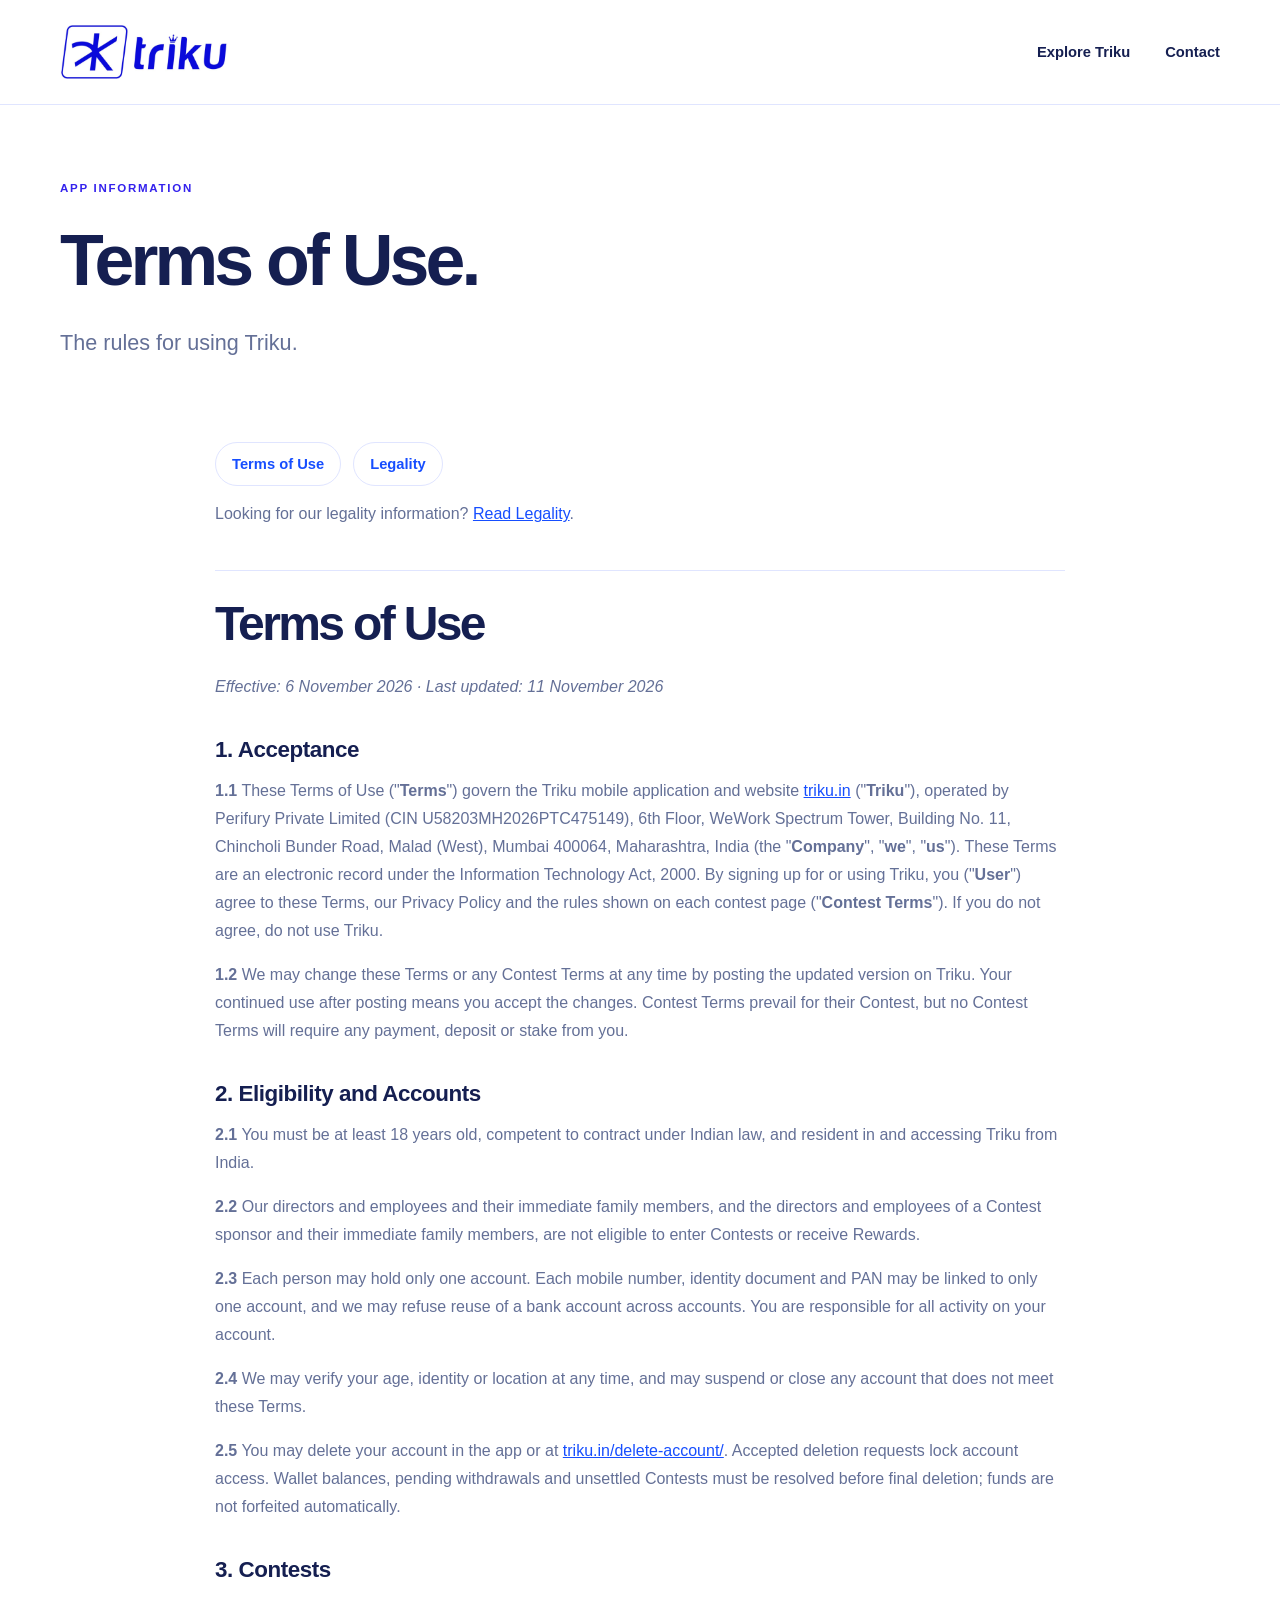
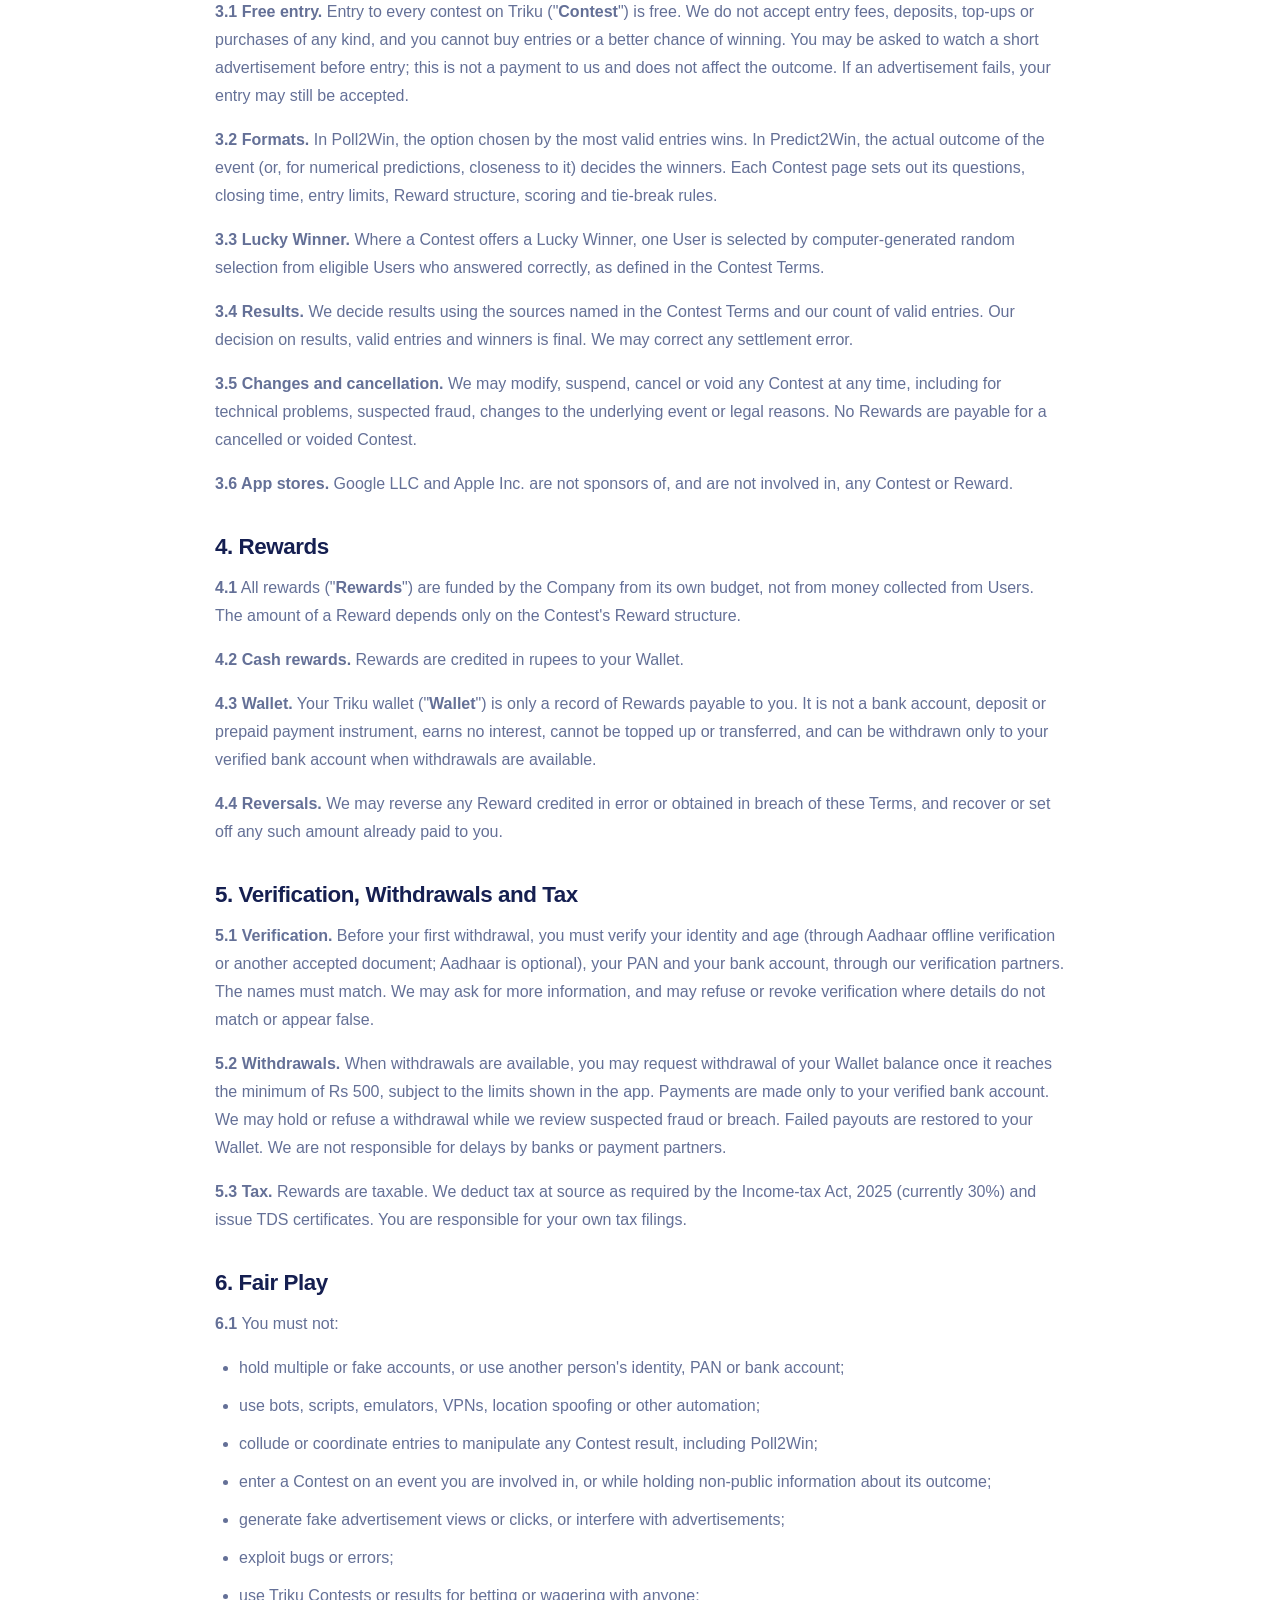
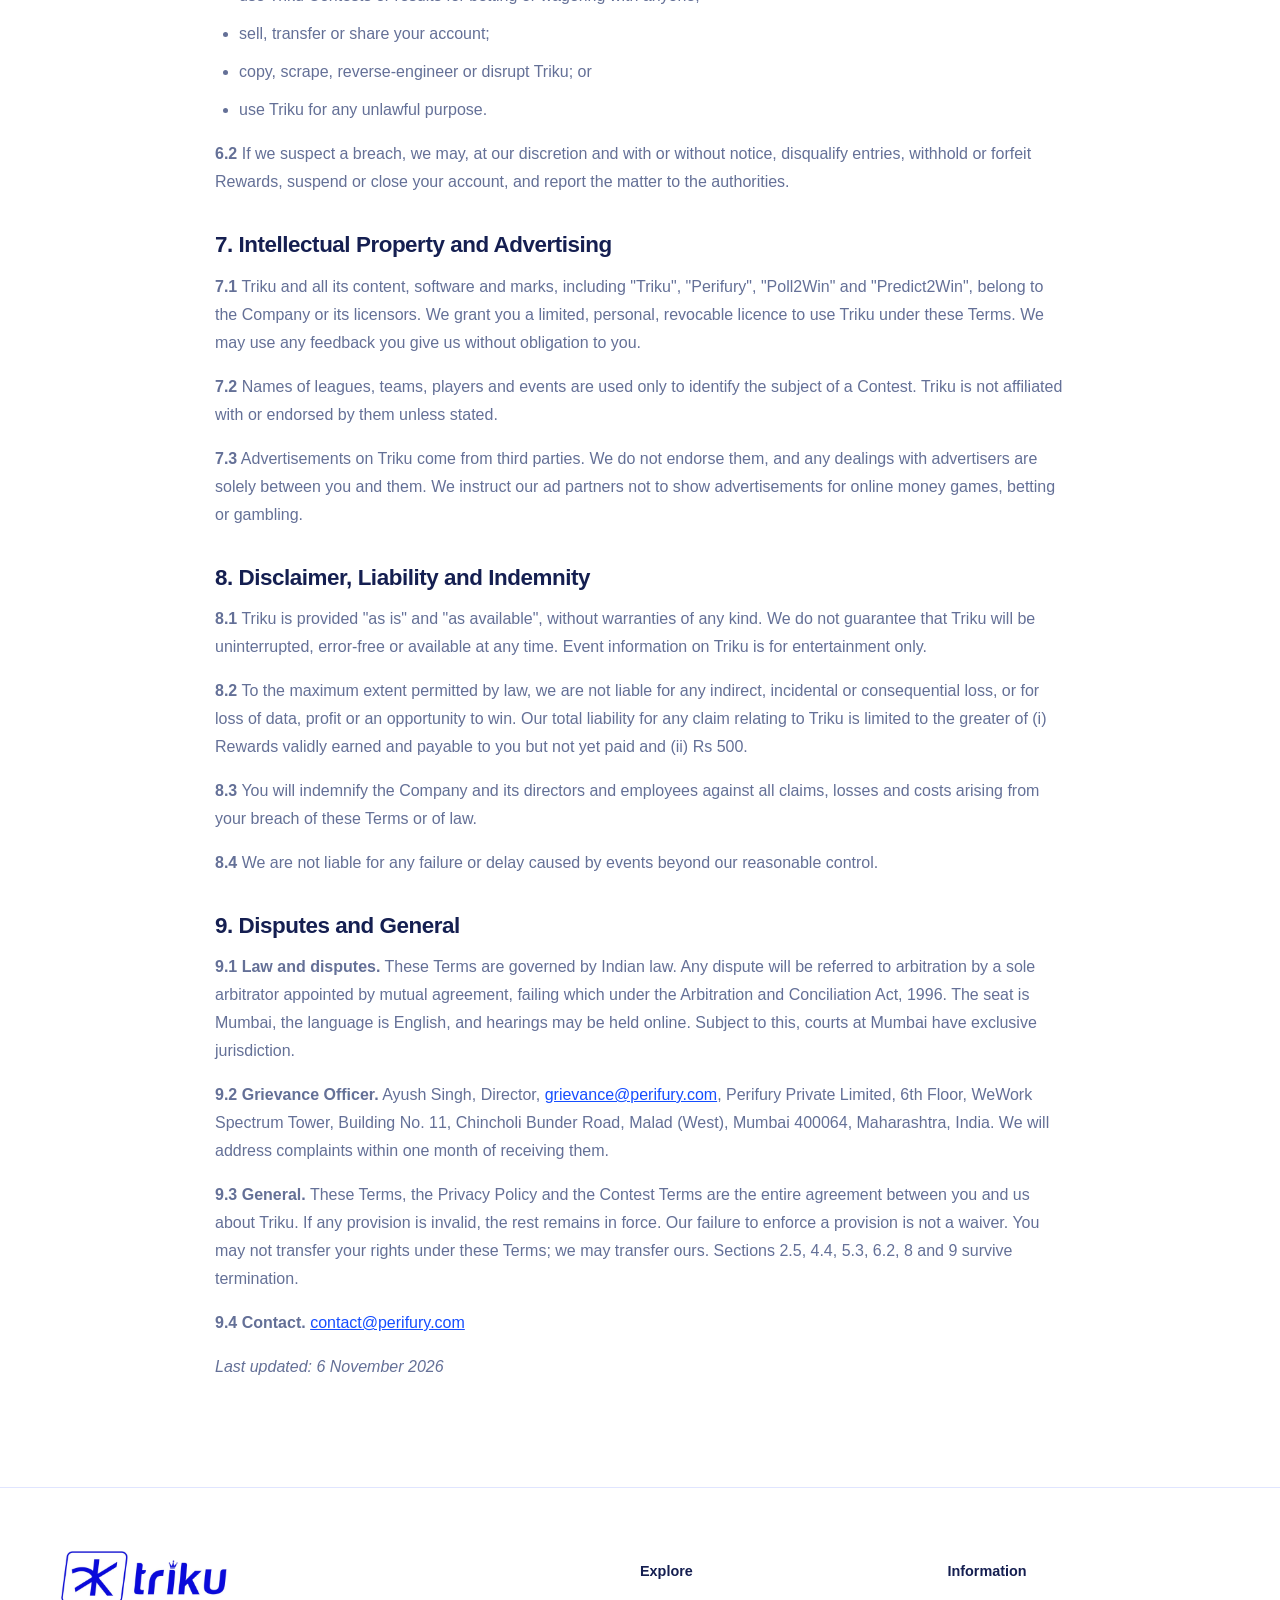
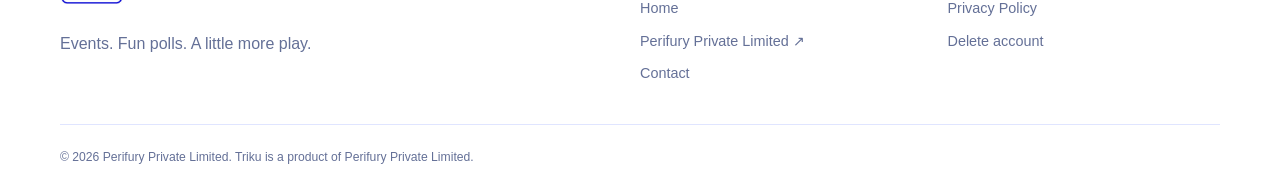
<file: terms-of-use.html>
<!doctype html>
<html lang="en">
<head>
<meta charset="utf-8">
<meta name="viewport" content="width=device-width,initial-scale=1">
<meta name="theme-color" content="#194dff">
<meta name="description" content="Terms of Use for the Triku app.">
<title>Terms of Use — Triku</title>
<link rel="icon" type="image/svg+xml" href="favicon.svg">
<link rel="stylesheet" href="styles.css">
<style>
.terms-page{max-width:850px;margin:0 auto;padding-bottom:90px}
.terms-page .document-section{margin-top:42px;padding-top:24px;border-top:1px solid var(--line)}
.terms-page h2{font-size:clamp(2rem,4vw,3rem);line-height:1.2;margin:0 0 20px}
.terms-page h3{font-size:1.4rem;line-height:1.35;letter-spacing:-.02em;margin:34px 0 12px}
.terms-page p,.terms-page li{color:var(--muted);line-height:1.75}
.terms-page li{margin-bottom:10px}
.terms-page ul{padding-left:24px}
.terms-page a{color:var(--blue);overflow-wrap:anywhere}
.terms-nav{display:flex;flex-wrap:wrap;gap:12px;margin:24px 0 14px}
.terms-nav a{display:inline-block;text-decoration:none;padding:10px 16px;border:1px solid var(--line);border-radius:999px;font-weight:700}
@media(max-width:700px){.terms-page{padding-bottom:60px}.terms-page h3{font-size:1.2rem}}
</style>
</head>
<body class="triku">
<a class="skip" href="#main">Skip to content</a>
<header><div class="wrap header-inner"><a class="brand" href="index.html"><img class="brand-image triku-image" src="assets/triku-logo.svg" alt="Triku" width="190" height="67"></a><nav aria-label="Main navigation"><a href="index.html#explore">Explore Triku</a><a href="contact.html">Contact</a></nav><details class="mobile-nav"><summary>Menu</summary><div><a href="index.html#explore">Explore Triku</a><a href="contact.html">Contact</a></div></details></div></header>
<main id="main">
<section class="page-top wrap"><p class="eyebrow">App information</p><h1>Terms of Use.</h1><p class="lead">The rules for using Triku.</p></section>
<div class="wrap terms-page">
<nav class="terms-nav" aria-label="Legal documents"><a href="terms-of-use.html">Terms of Use</a><a href="legality.html">Legality</a></nav>
<p id="legality">Looking for our legality information? <a href="legality.html">Read Legality</a>.</p>
<section id="terms-of-use" class="document-section" aria-labelledby="terms-heading"><h2 id="terms-heading">Terms of Use</h2>
<p><i>Effective: 6 November 2026 · Last updated: 11 November 2026</i></p>
<h3 id="terms-1">1. Acceptance</h3>
<p><b>1.1</b> These Terms of Use ("<b>Terms</b>") govern the Triku mobile application and website <a href="https://triku.in/">triku.in</a> ("<b>Triku</b>"), operated by Perifury Private Limited (CIN U58203MH2026PTC475149), 6th Floor, WeWork Spectrum Tower, Building No. 11, Chincholi Bunder Road, Malad (West), Mumbai 400064, Maharashtra, India (the "<b>Company</b>", "<b>we</b>", "<b>us</b>"). These Terms are an electronic record under the Information Technology Act, 2000. By signing up for or using Triku, you ("<b>User</b>") agree to these Terms, our Privacy Policy and the rules shown on each contest page ("<b>Contest Terms</b>"). If you do not agree, do not use Triku.</p>
<p><b>1.2</b> We may change these Terms or any Contest Terms at any time by posting the updated version on Triku. Your continued use after posting means you accept the changes. Contest Terms prevail for their Contest, but no Contest Terms will require any payment, deposit or stake from you.</p>
<h3 id="terms-2">2. Eligibility and Accounts</h3>
<p><b>2.1</b> You must be at least 18 years old, competent to contract under Indian law, and resident in and accessing Triku from India.</p>
<p><b>2.2</b> Our directors and employees and their immediate family members, and the directors and employees of a Contest sponsor and their immediate family members, are not eligible to enter Contests or receive Rewards.</p>
<p><b>2.3</b> Each person may hold only one account. Each mobile number, identity document and PAN may be linked to only one account, and we may refuse reuse of a bank account across accounts. You are responsible for all activity on your account.</p>
<p><b>2.4</b> We may verify your age, identity or location at any time, and may suspend or close any account that does not meet these Terms.</p>
<p><b>2.5</b> You may delete your account in the app or at <a href="/delete-account/">triku.in/delete-account/</a>. Accepted deletion requests lock account access. Wallet balances, pending withdrawals and unsettled Contests must be resolved before final deletion; funds are not forfeited automatically.</p>
<h3 id="terms-3">3. Contests</h3>
<p><b>3.1 Free entry.</b> Entry to every contest on Triku ("<b>Contest</b>") is free. We do not accept entry fees, deposits, top-ups or purchases of any kind, and you cannot buy entries or a better chance of winning. You may be asked to watch a short advertisement before entry; this is not a payment to us and does not affect the outcome. If an advertisement fails, your entry may still be accepted.</p>
<p><b>3.2 Formats.</b> In Poll2Win, the option chosen by the most valid entries wins. In Predict2Win, the actual outcome of the event (or, for numerical predictions, closeness to it) decides the winners. Each Contest page sets out its questions, closing time, entry limits, Reward structure, scoring and tie-break rules.</p>
<p><b>3.3 Lucky Winner.</b> Where a Contest offers a Lucky Winner, one User is selected by computer-generated random selection from eligible Users who answered correctly, as defined in the Contest Terms.</p>
<p><b>3.4 Results.</b> We decide results using the sources named in the Contest Terms and our count of valid entries. Our decision on results, valid entries and winners is final. We may correct any settlement error.</p>
<p><b>3.5 Changes and cancellation.</b> We may modify, suspend, cancel or void any Contest at any time, including for technical problems, suspected fraud, changes to the underlying event or legal reasons. No Rewards are payable for a cancelled or voided Contest.</p>
<p><b>3.6 App stores.</b> Google LLC and Apple Inc. are not sponsors of, and are not involved in, any Contest or Reward.</p>
<h3 id="terms-4">4. Rewards</h3>
<p><b>4.1</b> All rewards ("<b>Rewards</b>") are funded by the Company from its own budget, not from money collected from Users. The amount of a Reward depends only on the Contest's Reward structure.</p>
<p><b>4.2 Cash rewards.</b> Rewards are credited in rupees to your Wallet.</p>
<p><b>4.3 Wallet.</b> Your Triku wallet ("<b>Wallet</b>") is only a record of Rewards payable to you. It is not a bank account, deposit or prepaid payment instrument, earns no interest, cannot be topped up or transferred, and can be withdrawn only to your verified bank account when withdrawals are available.</p>
<p><b>4.4 Reversals.</b> We may reverse any Reward credited in error or obtained in breach of these Terms, and recover or set off any such amount already paid to you.</p>
<h3 id="terms-5">5. Verification, Withdrawals and Tax</h3>
<p><b>5.1 Verification.</b> Before your first withdrawal, you must verify your identity and age (through Aadhaar offline verification or another accepted document; Aadhaar is optional), your PAN and your bank account, through our verification partners. The names must match. We may ask for more information, and may refuse or revoke verification where details do not match or appear false.</p>
<p><b>5.2 Withdrawals.</b> When withdrawals are available, you may request withdrawal of your Wallet balance once it reaches the minimum of Rs 500, subject to the limits shown in the app. Payments are made only to your verified bank account. We may hold or refuse a withdrawal while we review suspected fraud or breach. Failed payouts are restored to your Wallet. We are not responsible for delays by banks or payment partners.</p>
<p><b>5.3 Tax.</b> Rewards are taxable. We deduct tax at source as required by the Income-tax Act, 2025 (currently 30%) and issue TDS certificates. You are responsible for your own tax filings.</p>
<h3 id="terms-6">6. Fair Play</h3>
<p><b>6.1</b> You must not:</p>
<ul>
  <li>hold multiple or fake accounts, or use another person's identity, PAN or bank account;</li>
  <li>use bots, scripts, emulators, VPNs, location spoofing or other automation;</li>
  <li>collude or coordinate entries to manipulate any Contest result, including Poll2Win;</li>
  <li>enter a Contest on an event you are involved in, or while holding non-public information about its outcome;</li>
  <li>generate fake advertisement views or clicks, or interfere with advertisements;</li>
  <li>exploit bugs or errors;</li>
  <li>use Triku Contests or results for betting or wagering with anyone;</li>
  <li>sell, transfer or share your account;</li>
  <li>copy, scrape, reverse-engineer or disrupt Triku; or</li>
  <li>use Triku for any unlawful purpose.</li>
</ul>
<p><b>6.2</b> If we suspect a breach, we may, at our discretion and with or without notice, disqualify entries, withhold or forfeit Rewards, suspend or close your account, and report the matter to the authorities.</p>
<h3 id="terms-7">7. Intellectual Property and Advertising</h3>
<p><b>7.1</b> Triku and all its content, software and marks, including "Triku", "Perifury", "Poll2Win" and "Predict2Win", belong to the Company or its licensors. We grant you a limited, personal, revocable licence to use Triku under these Terms. We may use any feedback you give us without obligation to you.</p>
<p><b>7.2</b> Names of leagues, teams, players and events are used only to identify the subject of a Contest. Triku is not affiliated with or endorsed by them unless stated.</p>
<p><b>7.3</b> Advertisements on Triku come from third parties. We do not endorse them, and any dealings with advertisers are solely between you and them. We instruct our ad partners not to show advertisements for online money games, betting or gambling.</p>
<h3 id="terms-8">8. Disclaimer, Liability and Indemnity</h3>
<p><b>8.1</b> Triku is provided "as is" and "as available", without warranties of any kind. We do not guarantee that Triku will be uninterrupted, error-free or available at any time. Event information on Triku is for entertainment only.</p>
<p><b>8.2</b> To the maximum extent permitted by law, we are not liable for any indirect, incidental or consequential loss, or for loss of data, profit or an opportunity to win. Our total liability for any claim relating to Triku is limited to the greater of (i) Rewards validly earned and payable to you but not yet paid and (ii) Rs 500.</p>
<p><b>8.3</b> You will indemnify the Company and its directors and employees against all claims, losses and costs arising from your breach of these Terms or of law.</p>
<p><b>8.4</b> We are not liable for any failure or delay caused by events beyond our reasonable control.</p>
<h3 id="terms-9">9. Disputes and General</h3>
<p><b>9.1 Law and disputes.</b> These Terms are governed by Indian law. Any dispute will be referred to arbitration by a sole arbitrator appointed by mutual agreement, failing which under the Arbitration and Conciliation Act, 1996. The seat is Mumbai, the language is English, and hearings may be held online. Subject to this, courts at Mumbai have exclusive jurisdiction.</p>
<p><b>9.2 Grievance Officer.</b> Ayush Singh, Director, <a href="mailto:grievance@perifury.com">grievance@perifury.com</a>, Perifury Private Limited, 6th Floor, WeWork Spectrum Tower, Building No. 11, Chincholi Bunder Road, Malad (West), Mumbai 400064, Maharashtra, India. We will address complaints within one month of receiving them.</p>
<p><b>9.3 General.</b> These Terms, the Privacy Policy and the Contest Terms are the entire agreement between you and us about Triku. If any provision is invalid, the rest remains in force. Our failure to enforce a provision is not a waiver. You may not transfer your rights under these Terms; we may transfer ours. Sections 2.5, 4.4, 5.3, 6.2, 8 and 9 survive termination.</p>
<p><b>9.4 Contact.</b> <a href="mailto:contact@perifury.com">contact@perifury.com</a></p>
<p><i>Last updated: 6 November 2026</i></p>
</section>

</div>
</main>
<footer><div class="wrap"><div class="footer-grid"><div><a class="brand" href="index.html"><img class="brand-image triku-image" src="assets/triku-logo.svg" alt="Triku" width="190" height="67"></a><p>Events. Fun polls. A little more play.</p></div><div class="footer-links"><strong>Explore</strong><a href="index.html">Home</a><a href="https://perifury.com/">Perifury Private Limited ↗</a><a href="contact.html">Contact</a></div><div class="footer-links"><strong>Information</strong><a href="privacy.html">Privacy Policy</a><a href="/delete-account/">Delete account</a></div></div><div class="fineprint">© 2026 Perifury Private Limited. Triku is a product of Perifury Private Limited.</div></div></footer>
</body></html>
</file>
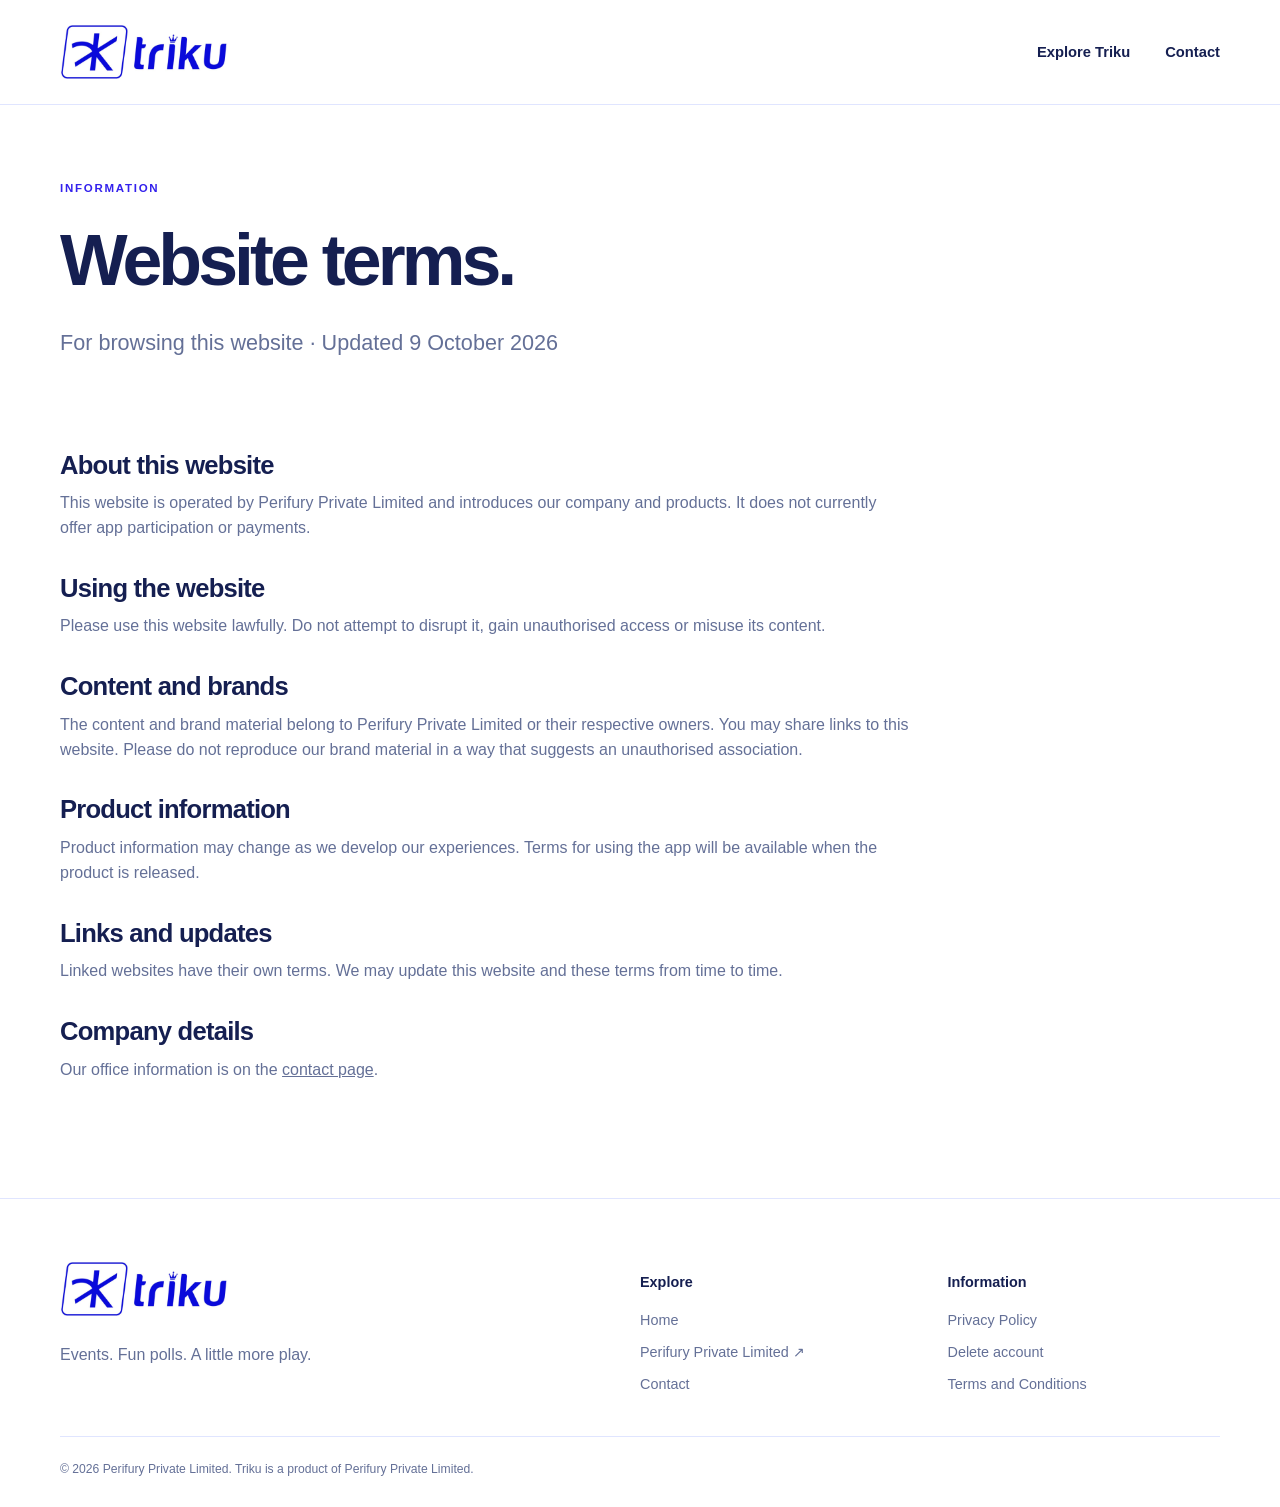
<file: terms.html>
<!doctype html><html lang="en"><head><meta charset="utf-8"><meta name="viewport" content="width=device-width,initial-scale=1"><meta name="theme-color" content="#194dff"><meta name="description" content="Terms for browsing the Triku website."><title>Website terms — Triku</title><link rel="icon" type="image/svg+xml" href="favicon.svg"><link rel="stylesheet" href="styles.css"></head>
<body class="triku"><a class="skip" href="#main">Skip to content</a><header><div class="wrap header-inner"><a class="brand" href="index.html"><img class="brand-image triku-image " src="assets/triku-logo.svg" alt="Triku" width="190" height="67"></a><nav aria-label="Main navigation"><a href="index.html#explore">Explore Triku</a><a href="contact.html">Contact</a></nav><details class="mobile-nav"><summary>Menu</summary><div><a href="index.html#explore">Explore Triku</a><a href="contact.html">Contact</a></div></details></div></header><main id="main"><section class="page-top wrap"><p class="eyebrow">Information</p><h1>Website terms.</h1><p class="lead">For browsing this website · Updated 9 October 2026</p></section><div class="wrap legal"><h2>About this website</h2><p>This website is operated by Perifury Private Limited and introduces our company and products. It does not currently offer app participation or payments.</p><h2>Using the website</h2><p>Please use this website lawfully. Do not attempt to disrupt it, gain unauthorised access or misuse its content.</p><h2>Content and brands</h2><p>The content and brand material belong to Perifury Private Limited or their respective owners. You may share links to this website. Please do not reproduce our brand material in a way that suggests an unauthorised association.</p><h2>Product information</h2><p>Product information may change as we develop our experiences. Terms for using the app will be available when the product is released.</p><h2>Links and updates</h2><p>Linked websites have their own terms. We may update this website and these terms from time to time.</p><h2>Company details</h2><p>Our office information is on the <a href="contact.html">contact page</a>.</p></div></main>
<footer><div class="wrap"><div class="footer-grid"><div><a class="brand" href="index.html"><img class="brand-image triku-image " src="assets/triku-logo.svg" alt="Triku" width="190" height="67"></a><p>Events. Fun polls. A little more play.</p></div><div class="footer-links"><strong>Explore</strong><a href="index.html">Home</a><a href="https://perifury.com/">Perifury Private Limited ↗</a><a href="contact.html">Contact</a></div><div class="footer-links"><strong>Information</strong><a href="privacy.html">Privacy Policy</a><a href="/delete-account/">Delete account</a><a href="terms-and-conditions.html">Terms and Conditions</a></div></div><div class="fineprint">© 2026 Perifury Private Limited. Triku is a product of Perifury Private Limited.</div></div></footer></body></html>
</file>
<file: styles.css>
*{box-sizing:border-box}html{scroll-behavior:smooth;scroll-padding-top:115px}body{margin:0;font-family:Inter,ui-sans-serif,-apple-system,BlinkMacSystemFont,"Segoe UI",sans-serif;line-height:1.55;color:var(--ink);background:#fff}.perifury{--ink:#102f59;--muted:#5b7088;--blue:#123f78;--accent:#099b9e;--pale:#eef8f8;--line:#dfe9ec;--shadow:#0b567815}.triku{--ink:#151f51;--muted:#647097;--blue:#164eff;--accent:#3422ed;--pale:#f1f1ff;--line:#e0e5ff;--shadow:#164eff15}a{color:inherit}a:focus-visible,summary:focus-visible{outline:3px solid var(--accent);outline-offset:5px}.skip{position:absolute;left:20px;top:-80px;z-index:50;background:#fff;padding:12px}.skip:focus{top:10px}.wrap{width:min(1160px,calc(100% - 48px));margin:auto}header{position:sticky;top:0;background:#ffffffed;backdrop-filter:blur(16px);z-index:20;border-bottom:1px solid var(--line)}.header-inner{height:104px;display:flex;justify-content:space-between;align-items:center}.brand{display:inline-flex;align-items:center;text-decoration:none}.brand-image{display:block;object-fit:contain}.perifury-image{width:84px;height:80px}.triku-image{width:168px;height:59px}nav{display:flex;align-items:center;gap:35px;font-size:.92rem;font-weight:700}nav a{text-decoration:none}nav a:hover,.footer-links a:hover{color:var(--accent)}.mobile-nav{display:none}h1,h2,h3,p{margin-top:0}h1,h2{letter-spacing:-.055em;line-height:1.04}h1{font-size:clamp(3.5rem,6.8vw,6.7rem);margin-bottom:29px}h1 em{font-style:normal;color:var(--accent)}.triku h1 em{color:var(--blue)}h2{font-size:clamp(2.5rem,4.5vw,4.5rem);margin-bottom:25px}h3{font-size:1.45rem;letter-spacing:-.03em;line-height:1.2}.eyebrow{text-transform:uppercase;font-size:.72rem;letter-spacing:.15em;font-weight:800;color:var(--accent);margin-bottom:25px}.lead{font-size:clamp(1.1rem,1.7vw,1.35rem);line-height:1.6;color:var(--muted);max-width:585px}.hero{padding:95px 0 105px;overflow:hidden;background:linear-gradient(125deg,#fff 45%,var(--pale))}.hero-grid{display:grid;grid-template-columns:1.1fr .9fr;gap:55px;align-items:center}.button{display:inline-flex;align-items:center;justify-content:space-between;gap:25px;padding:16px 24px;background:var(--blue);color:#fff;border-radius:100px;text-decoration:none;font-weight:750;font-size:.95rem;margin-top:14px;box-shadow:0 7px 18px var(--shadow)}.button span{font-size:1.25rem}.button:hover{transform:translateY(-2px)}.section{padding:100px 0}.border{border-top:1px solid var(--line)}.split{display:grid;grid-template-columns:1fr 1fr;gap:90px;align-items:center}.body-copy{font-size:1.2rem;color:var(--muted);max-width:600px}.body-copy p:last-child{margin-bottom:0}.perifury-art{position:relative;min-height:460px;display:grid;place-items:center}.brand-disc{position:relative;background:#fff;width:360px;height:360px;border-radius:50%;display:grid;place-items:center;box-shadow:0 25px 70px #194e7515}.brand-disc img{width:235px;height:240px;mix-blend-mode:multiply}.orbit{position:absolute;border:1px solid #07989b55;border-radius:50%;width:465px;height:320px;transform:rotate(-36deg)}.orbit-two{width:440px;height:395px;transform:rotate(35deg);border-color:#123f7826}.art-dot{position:absolute;right:22px;top:42px;width:58px;height:58px;background:var(--accent);border-radius:50%;box-shadow:0 10px 30px #099b9e28}.art-spark{position:absolute;bottom:22px;left:10px;color:#123f78;font-size:78px}.product-panel{background:linear-gradient(120deg,#f4f4ff,#e8e9ff);border:1px solid #e0e3ff;border-radius:30px;padding:65px;display:grid;grid-template-columns:1.2fr .8fr;gap:35px;align-items:center;color:#182158;overflow:hidden}.logo-plate{background:#fff;border-radius:15px;display:inline-block;padding:8px 19px;margin-bottom:32px}.product-panel p{font-size:1.13rem;color:#59688d}.product-panel .button{background:#164eff}.product-art{height:320px;position:relative;display:flex;flex-direction:column;justify-content:center;gap:24px}.floating-label{display:block;background:#fff;border:1px solid #dce1ff;border-radius:20px;padding:19px 23px;box-shadow:0 15px 30px #164eff13;color:#243b81;font-size:1.4rem;font-weight:800;white-space:nowrap}.floating-label b{float:right;margin-left:30px;color:#e5a51a}.label-one{transform:rotate(7deg) translateX(10px)}.label-two{transform:rotate(-6deg) translateX(-15px)}.label-two b{color:#6429e3}.label-three{transform:rotate(5deg) translateX(25px)}.label-three b{color:#164eff}.contact-band{background:var(--pale);padding:65px 0}.band-inner{display:flex;justify-content:space-between;align-items:center}.band-inner h2{margin-bottom:0}.band-inner .eyebrow{margin-bottom:15px}.triku .hero{background:radial-gradient(ellipse at 85% 40%,#dfe4ff,transparent 55%),linear-gradient(145deg,#fff,#f7f6ff)}.status-dot{display:inline-block;width:8px;height:8px;background:#e0aa22;border-radius:50%;margin-right:5px}.play-scene{position:relative;padding:35px 14px 40px;min-height:440px}.poll-card{position:relative;background:white;border:1px solid #e6e6ff;border-radius:28px;padding:28px;box-shadow:13px 20px 0 #d6deff,0 20px 60px #173fa81c;transform:rotate(4deg);max-width:410px;margin:auto}.poll-top{display:flex;justify-content:space-between;align-items:center;gap:12px;border-bottom:1px solid var(--line);padding-bottom:15px}.poll-top .triku-image{width:110px;height:39px}.chip{font-size:.6rem;letter-spacing:.04em;white-space:nowrap;font-weight:850;color:#5a39bb;background:#f1edff;border-radius:100px;padding:7px 10px}.poll-caption{font-size:.77rem;color:#8b89af;margin:23px 0 10px}.poll-card h3{font-size:2.25rem;line-height:1.05;margin-bottom:22px;color:#1a225b}.poll-option{background:#f7f8ff;border:1px solid #dde4ff;border-radius:13px;margin-top:10px;padding:13px;display:flex;align-items:center;gap:10px;font-size:.88rem;color:#394670}.poll-option span{font-size:1.4rem;color:#c69a19}.poll-option i{margin-left:auto;border:2px solid #cad1ed;border-radius:50%;width:19px;height:19px;font-size:.68rem;font-style:normal;display:grid;place-items:center}.poll-option.selected{background:#eff1ff;border-color:#3857ff}.selected i{background:#194dff;border-color:#194dff;color:#fff}.poll-caption.end{font-size:.65rem;text-align:center;margin-top:20px;margin-bottom:0}.scene-spark{position:absolute;color:#f5be3b;font-size:60px;z-index:2;text-shadow:0 4px 10px #ffe69a}.spark-one{top:-10px;right:-10px}.spark-two{bottom:2px;left:-13px;font-size:48px}.scene-tag{position:relative;display:block;transform:rotate(-4deg);background:#173fff;color:#fff;border-radius:13px;padding:14px 18px;margin:13px auto -10px;width:94%;font-size:.83rem;font-weight:700;box-shadow:0 8px 20px #173fff22}.scene-tag b{float:right;color:#ffcf4d}.feature-grid{display:grid;grid-template-columns:repeat(3,1fr);gap:22px;margin-top:48px}.feature{border:1px solid #e0e4ff;border-radius:24px;background:#f7f7ff;padding:34px 30px}.feature p{color:var(--muted);font-size:1.05rem;margin-bottom:0}.feature-icon{display:grid;place-items:center;width:56px;height:56px;border-radius:16px;font-size:2rem;font-weight:750;margin-bottom:35px}.blue{background:#e6ebff;color:#174cff}.purple{background:#eee5ff;color:#7540e9}.gold{background:#fff2ca;color:#b97c00}.closing-band{text-align:center;background:#173fff;color:#fff;padding:80px 0}.closing-band span{color:#ffd55f;font-size:2.7rem}.closing-band h2{margin-top:18px;font-size:clamp(2.3rem,4.2vw,4rem)}.closing-band p{color:#d7dfff;font-size:1.1rem;margin-bottom:0}footer{padding:60px 0 28px;background:#fff;border-top:1px solid var(--line)}.footer-grid{display:grid;grid-template-columns:2fr 1fr 1fr;gap:35px;align-items:start}footer .brand-image.perifury-image{width:85px;height:81px}footer p{color:var(--muted);margin-top:17px;max-width:320px}.footer-links{display:flex;flex-direction:column;gap:10px;padding-top:12px;font-size:.9rem}.footer-links strong{margin-bottom:5px}.footer-links a{text-decoration:none;color:var(--muted)}.fineprint{font-size:.76rem;color:var(--muted);margin-top:40px;border-top:1px solid var(--line);padding-top:23px}.page-top{padding:75px 0 35px}.page-top h1{font-size:clamp(3rem,5.6vw,5.5rem)}.legal{max-width:850px;margin-left:max(24px,calc((100vw - 1160px)/2));padding-bottom:100px}.legal h2{font-size:1.6rem;margin:34px 0 13px;letter-spacing:-.03em}.legal p{color:var(--muted)}.address-card{padding:35px;background:var(--pale);border:1px solid var(--line);border-radius:22px;max-width:580px}.address-card strong{font-size:1.23rem}.address-card .eyebrow{margin-bottom:15px}address{font-style:normal;margin-top:17px;color:var(--muted);line-height:1.8}.operator-note{font-size:.92rem;margin-top:27px}@media(max-width:900px){.hero-grid{gap:20px}.brand-disc{width:280px;height:280px}.brand-disc img{width:190px;height:193px}.orbit{width:360px;height:270px}.orbit-two{width:340px;height:330px}.product-panel{padding:40px;gap:30px}.feature{padding:27px 23px}.poll-card{padding:23px}.poll-top{gap:8px}.chip{font-size:.51rem}.scene-tag{font-size:.72rem}}@media(max-width:700px){.wrap{width:calc(100% - 36px)}html{scroll-padding-top:90px}.header-inner{height:86px}.perifury-image{width:69px;height:65px}.triku-image{width:145px;height:51px}nav{display:none}.mobile-nav{display:block;position:relative}.mobile-nav summary{font-weight:750;cursor:pointer;list-style:none;padding:12px}.mobile-nav[open]>div{position:absolute;right:0;top:50px;display:grid;gap:16px;background:#fff;border:1px solid var(--line);border-radius:14px;padding:22px;width:190px;box-shadow:0 10px 30px var(--shadow)}.mobile-nav a{text-decoration:none}.hero{padding:58px 0 55px}.hero-grid,.split,.product-panel,.feature-grid{grid-template-columns:1fr}.hero-grid{gap:35px}h1{font-size:clamp(3.1rem,11.8vw,5rem)}h2{font-size:2.8rem}.eyebrow{font-size:.64rem}.lead{font-size:1.1rem}.perifury-art{min-height:325px}.brand-disc{width:260px;height:260px}.orbit{width:335px;height:235px}.orbit-two{width:325px;height:280px}.art-dot{width:38px;height:38px;right:25px;top:15px}.art-spark{font-size:50px;bottom:0;left:20px}.section{padding:65px 0}.split{gap:20px}.product-panel{padding:30px 25px}.product-panel h2{font-size:2.6rem}.product-art{height:240px;padding:0 10px}.floating-label{font-size:1.15rem}.label-three{transform:rotate(5deg) translateX(5px)}.feature-grid{margin-top:30px}.feature{padding:28px}.feature-icon{margin-bottom:25px}.band-inner{display:block}.band-inner .button{margin-top:30px}.play-scene{width:min(100%,410px);margin:0 auto;padding:20px 12px 35px}.poll-card{max-width:355px}.poll-top .triku-image{width:120px;height:42px}.chip{font-size:.56rem}.scene-tag{font-size:.75rem}.spark-one{right:0;font-size:42px;top:-13px}.spark-two{left:0;font-size:40px}.footer-grid{grid-template-columns:1fr 1fr}.footer-grid>div:first-child{grid-column:1/-1}.legal{margin:0 auto;padding-bottom:65px}.page-top{padding-top:55px}.page-top h1{font-size:3rem}.address-card{padding:25px}.closing-band{padding:60px 0}}@media(prefers-reduced-motion:reduce){html{scroll-behavior:auto}.button:hover{transform:none}}
</file>
<file: attribution.css>
.product-attribution {
  background: #fff;
  border-bottom: 1px solid var(--line);
}

.product-attribution .wrap {
  min-height: 44px;
  display: flex;
  align-items: center;
  justify-content: center;
  gap: 6px;
  color: var(--muted);
  font-size: 0.72rem;
  letter-spacing: 0.08em;
  text-transform: uppercase;
}

.product-attribution a {
  color: var(--ink);
  font-weight: 800;
  text-decoration: none;
}

.product-attribution a:hover {
  color: var(--blue);
}

@media (max-width: 700px) {
  .product-attribution .wrap {
    min-height: 42px;
    font-size: 0.65rem;
    letter-spacing: 0.065em;
  }
}
</file>
<file: delete-account/deletion.css>
.deletion-form { max-width: 620px; display: grid; gap: 16px; margin: 32px 0; }
.deletion-form label { display: block; font-weight: 600; margin-bottom: 8px; }
.deletion-form input:not([type=checkbox]) { display: block; width: 100%; max-width: 360px; padding: 14px; border: 1px solid #637089; border-radius: 8px; font: inherit; }
.deletion-form button, .deletion-status button { padding: 14px 20px; border: 0; border-radius: 8px; background: #194dff; color: white; font: inherit; cursor: pointer; margin: 8px 8px 8px 0; }
button:disabled { opacity: .55; cursor: wait; }
.deletion-form .danger { background: #b42318; }
#message { color: #9b2017; }
[hidden] { display: none !important; }
</file>
